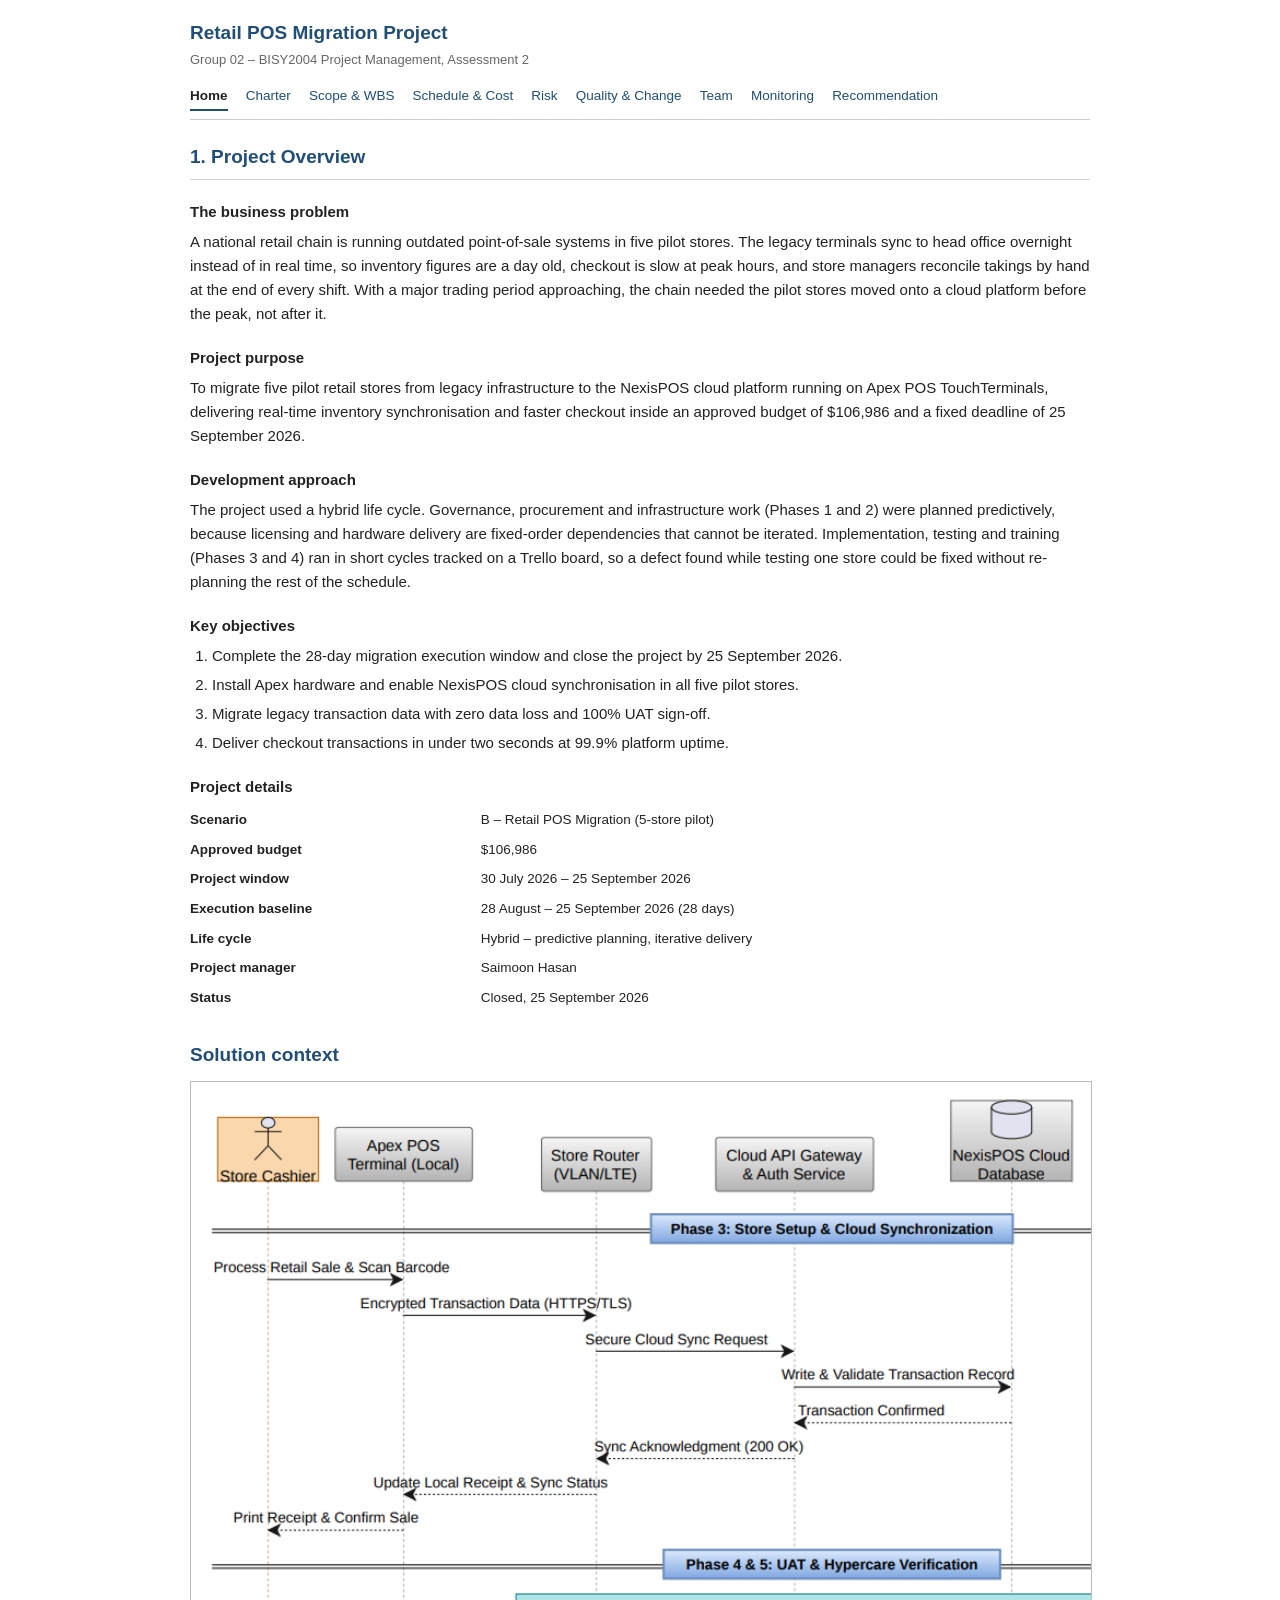
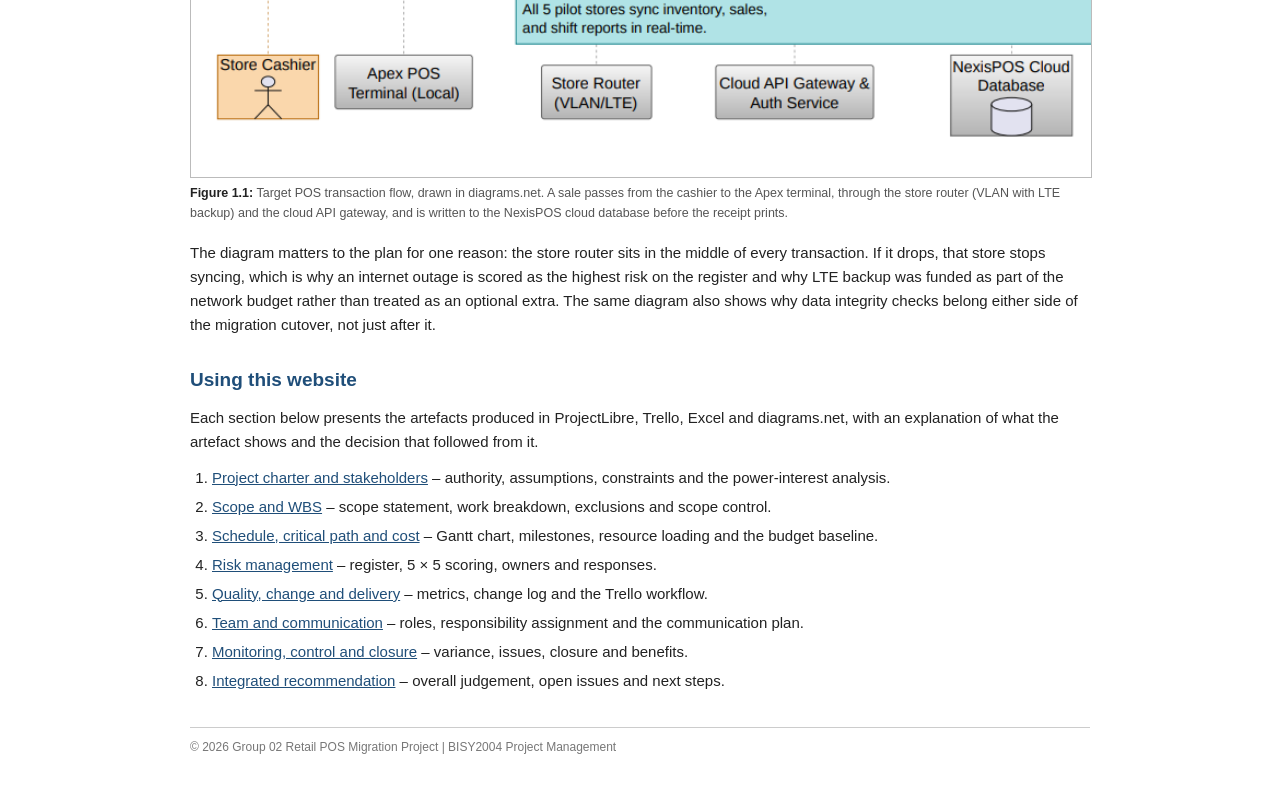
<file: index.html>
<!DOCTYPE html>
<html lang="en">
<head>
<meta charset="UTF-8">
<meta name="viewport" content="width=device-width, initial-scale=1">
<title>Home - Retail POS Migration Project (Group 02)</title>
<link rel="stylesheet" href="css/style.css">
</head>
<body>
<div id="container">

<div id="header">
	<h1>Retail POS Migration Project</h1>
	<p>Group 02 &ndash; BISY2004 Project Management, Assessment 2</p>
	<div id="nav">
		<a class="current" href="index.html">Home</a>
		<a href="charter.html">Charter</a>
		<a href="scope.html">Scope &amp; WBS</a>
		<a href="schedule.html">Schedule &amp; Cost</a>
		<a href="risk.html">Risk</a>
		<a href="quality.html">Quality &amp; Change</a>
		<a href="team.html">Team</a>
		<a href="monitoring.html">Monitoring</a>
		<a href="recommendation.html">Recommendation</a>
	</div>
</div>

<h2 class="pagetitle">1. Project Overview</h2>

<h3>The business problem</h3>
<p>A national retail chain is running outdated point-of-sale systems in five pilot stores. The legacy
terminals sync to head office overnight instead of in real time, so inventory figures are a day old,
checkout is slow at peak hours, and store managers reconcile takings by hand at the end of every shift.
With a major trading period approaching, the chain needed the pilot stores moved onto a cloud platform
before the peak, not after it.</p>

<h3>Project purpose</h3>
<p>To migrate five pilot retail stores from legacy infrastructure to the NexisPOS cloud platform running
on Apex POS TouchTerminals, delivering real-time inventory synchronisation and faster checkout inside an
approved budget of $106,986 and a fixed deadline of 25 September 2026.</p>

<h3>Development approach</h3>
<p>The project used a hybrid life cycle. Governance, procurement and infrastructure work (Phases 1 and 2)
were planned predictively, because licensing and hardware delivery are fixed-order dependencies that
cannot be iterated. Implementation, testing and training (Phases 3 and 4) ran in short cycles tracked on
a Trello board, so a defect found while testing one store could be fixed without re-planning the rest of
the schedule.</p>

<h3>Key objectives</h3>
<ol>
	<li>Complete the 28-day migration execution window and close the project by 25 September 2026.</li>
	<li>Install Apex hardware and enable NexisPOS cloud synchronisation in all five pilot stores.</li>
	<li>Migrate legacy transaction data with zero data loss and 100% UAT sign-off.</li>
	<li>Deliver checkout transactions in under two seconds at 99.9% platform uptime.</li>
</ol>

<h3>Project details</h3>
<table class="plain">
	<tr><td class="label">Scenario</td><td>B &ndash; Retail POS Migration (5-store pilot)</td></tr>
	<tr><td class="label">Approved budget</td><td>$106,986</td></tr>
	<tr><td class="label">Project window</td><td>30 July 2026 &ndash; 25 September 2026</td></tr>
	<tr><td class="label">Execution baseline</td><td>28 August &ndash; 25 September 2026 (28 days)</td></tr>
	<tr><td class="label">Life cycle</td><td>Hybrid &ndash; predictive planning, iterative delivery</td></tr>
	<tr><td class="label">Project manager</td><td>Saimoon Hasan</td></tr>
	<tr><td class="label">Status</td><td>Closed, 25 September 2026</td></tr>
</table>

<h2>Solution context</h2>

<figure>
	<a href="assets/diagrams/A2_Group02_POS_Architecture_Diagram.png">
		<img src="assets/diagrams/A2_Group02_POS_Architecture_Diagram.png"
			alt="Sequence diagram of a sale passing from the Apex terminal through the store router to the NexisPOS cloud database">
	</a>
	<figcaption><b>Figure 1.1:</b> Target POS transaction flow, drawn in diagrams.net. A sale passes from the
	cashier to the Apex terminal, through the store router (VLAN with LTE backup) and the cloud API gateway,
	and is written to the NexisPOS cloud database before the receipt prints.</figcaption>
</figure>

<p>The diagram matters to the plan for one reason: the store router sits in the middle of every
transaction. If it drops, that store stops syncing, which is why an internet outage is scored as the
highest risk on the register and why LTE backup was funded as part of the network budget rather than
treated as an optional extra. The same diagram also shows why data integrity checks belong either side
of the migration cutover, not just after it.</p>

<h2>Using this website</h2>
<p>Each section below presents the artefacts produced in ProjectLibre, Trello, Excel and diagrams.net,
with an explanation of what the artefact shows and the decision that followed from it.</p>

<ol>
	<li><a href="charter.html">Project charter and stakeholders</a> &ndash; authority, assumptions,
		constraints and the power-interest analysis.</li>
	<li><a href="scope.html">Scope and WBS</a> &ndash; scope statement, work breakdown, exclusions and
		scope control.</li>
	<li><a href="schedule.html">Schedule, critical path and cost</a> &ndash; Gantt chart, milestones,
		resource loading and the budget baseline.</li>
	<li><a href="risk.html">Risk management</a> &ndash; register, 5 &times; 5 scoring, owners and
		responses.</li>
	<li><a href="quality.html">Quality, change and delivery</a> &ndash; metrics, change log and the Trello
		workflow.</li>
	<li><a href="team.html">Team and communication</a> &ndash; roles, responsibility assignment and the
		communication plan.</li>
	<li><a href="monitoring.html">Monitoring, control and closure</a> &ndash; variance, issues, closure and
		benefits.</li>
	<li><a href="recommendation.html">Integrated recommendation</a> &ndash; overall judgement, open issues
		and next steps.</li>
</ol>

<div id="footer">
	&copy; 2026 Group 02 Retail POS Migration Project | BISY2004 Project Management
</div>

</div>
</body>
</html>
</file>
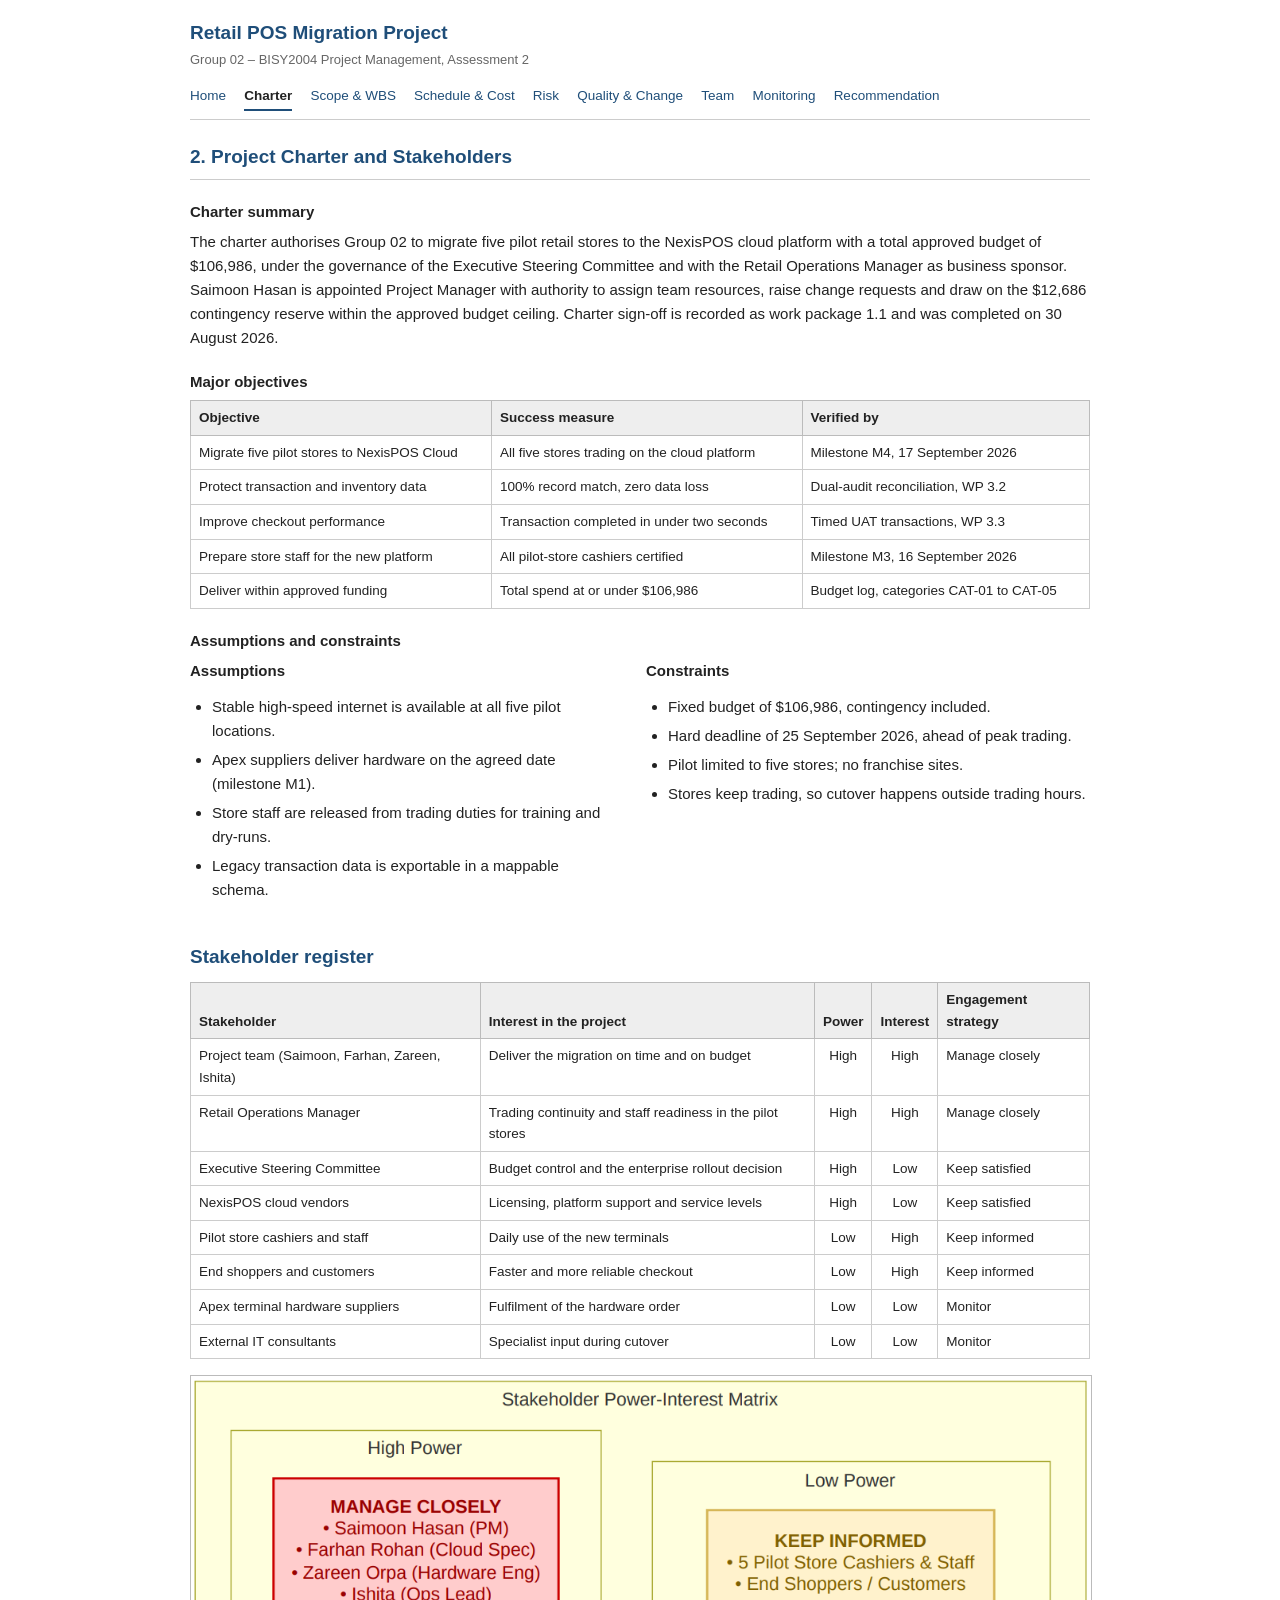
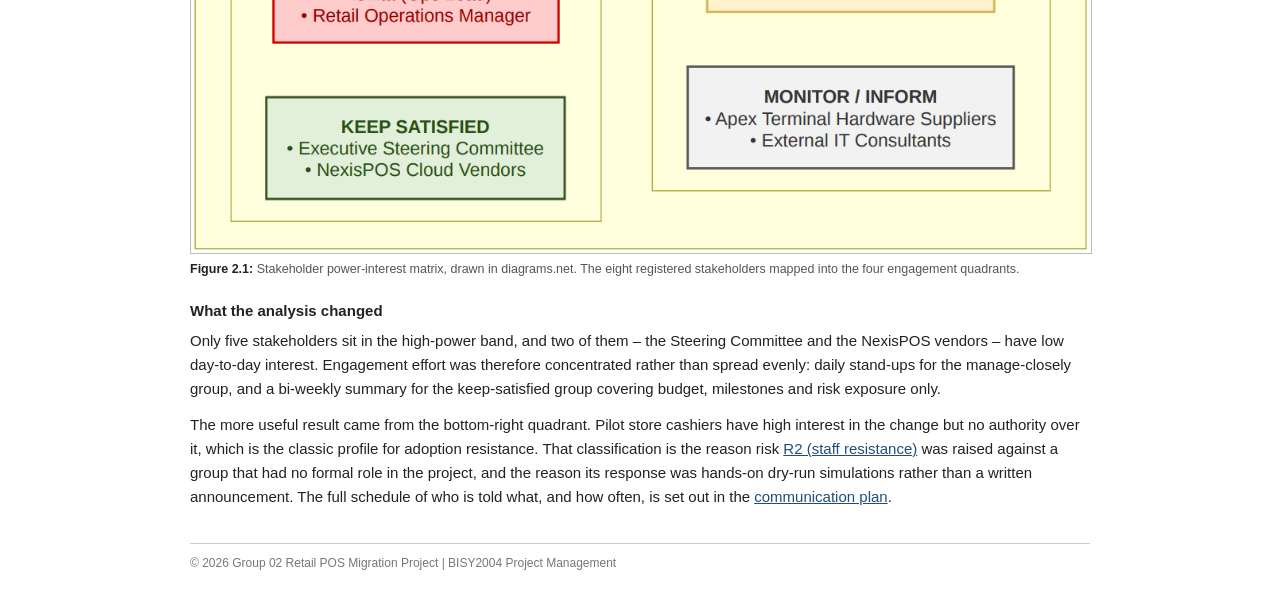
<file: charter.html>
<!DOCTYPE html>
<html lang="en">
<head>
<meta charset="UTF-8">
<meta name="viewport" content="width=device-width, initial-scale=1">
<title>Charter and Stakeholders - Retail POS Migration Project (Group 02)</title>
<link rel="stylesheet" href="css/style.css">
</head>
<body>
<div id="container">

<div id="header">
	<h1>Retail POS Migration Project</h1>
	<p>Group 02 &ndash; BISY2004 Project Management, Assessment 2</p>
	<div id="nav">
		<a href="index.html">Home</a>
		<a class="current" href="charter.html">Charter</a>
		<a href="scope.html">Scope &amp; WBS</a>
		<a href="schedule.html">Schedule &amp; Cost</a>
		<a href="risk.html">Risk</a>
		<a href="quality.html">Quality &amp; Change</a>
		<a href="team.html">Team</a>
		<a href="monitoring.html">Monitoring</a>
		<a href="recommendation.html">Recommendation</a>
	</div>
</div>

<h2 class="pagetitle">2. Project Charter and Stakeholders</h2>

<h3>Charter summary</h3>
<p>The charter authorises Group 02 to migrate five pilot retail stores to the NexisPOS cloud platform with
a total approved budget of $106,986, under the governance of the Executive Steering Committee and with the
Retail Operations Manager as business sponsor. Saimoon Hasan is appointed Project Manager with authority
to assign team resources, raise change requests and draw on the $12,686 contingency reserve within the
approved budget ceiling. Charter sign-off is recorded as work package 1.1 and was completed on
30 August 2026.</p>

<h3>Major objectives</h3>
<div class="tablewrap">
<table>
	<tr>
		<th>Objective</th>
		<th>Success measure</th>
		<th>Verified by</th>
	</tr>
	<tr>
		<td>Migrate five pilot stores to NexisPOS Cloud</td>
		<td>All five stores trading on the cloud platform</td>
		<td>Milestone M4, 17 September 2026</td>
	</tr>
	<tr>
		<td>Protect transaction and inventory data</td>
		<td>100% record match, zero data loss</td>
		<td>Dual-audit reconciliation, WP 3.2</td>
	</tr>
	<tr>
		<td>Improve checkout performance</td>
		<td>Transaction completed in under two seconds</td>
		<td>Timed UAT transactions, WP 3.3</td>
	</tr>
	<tr>
		<td>Prepare store staff for the new platform</td>
		<td>All pilot-store cashiers certified</td>
		<td>Milestone M3, 16 September 2026</td>
	</tr>
	<tr>
		<td>Deliver within approved funding</td>
		<td>Total spend at or under $106,986</td>
		<td>Budget log, categories CAT-01 to CAT-05</td>
	</tr>
</table>
</div>

<h3>Assumptions and constraints</h3>

<div class="twocol">
	<div class="col">
		<p><b>Assumptions</b></p>
		<ul>
			<li>Stable high-speed internet is available at all five pilot locations.</li>
			<li>Apex suppliers deliver hardware on the agreed date (milestone M1).</li>
			<li>Store staff are released from trading duties for training and dry-runs.</li>
			<li>Legacy transaction data is exportable in a mappable schema.</li>
		</ul>
	</div>
	<div class="col last">
		<p><b>Constraints</b></p>
		<ul>
			<li>Fixed budget of $106,986, contingency included.</li>
			<li>Hard deadline of 25 September 2026, ahead of peak trading.</li>
			<li>Pilot limited to five stores; no franchise sites.</li>
			<li>Stores keep trading, so cutover happens outside trading hours.</li>
		</ul>
	</div>
</div>

<h2>Stakeholder register</h2>

<div class="tablewrap">
<table>
	<tr>
		<th>Stakeholder</th>
		<th>Interest in the project</th>
		<th>Power</th>
		<th>Interest</th>
		<th>Engagement strategy</th>
	</tr>
	<tr>
		<td>Project team (Saimoon, Farhan, Zareen, Ishita)</td>
		<td>Deliver the migration on time and on budget</td>
		<td class="c">High</td><td class="c">High</td>
		<td>Manage closely</td>
	</tr>
	<tr>
		<td>Retail Operations Manager</td>
		<td>Trading continuity and staff readiness in the pilot stores</td>
		<td class="c">High</td><td class="c">High</td>
		<td>Manage closely</td>
	</tr>
	<tr>
		<td>Executive Steering Committee</td>
		<td>Budget control and the enterprise rollout decision</td>
		<td class="c">High</td><td class="c">Low</td>
		<td>Keep satisfied</td>
	</tr>
	<tr>
		<td>NexisPOS cloud vendors</td>
		<td>Licensing, platform support and service levels</td>
		<td class="c">High</td><td class="c">Low</td>
		<td>Keep satisfied</td>
	</tr>
	<tr>
		<td>Pilot store cashiers and staff</td>
		<td>Daily use of the new terminals</td>
		<td class="c">Low</td><td class="c">High</td>
		<td>Keep informed</td>
	</tr>
	<tr>
		<td>End shoppers and customers</td>
		<td>Faster and more reliable checkout</td>
		<td class="c">Low</td><td class="c">High</td>
		<td>Keep informed</td>
	</tr>
	<tr>
		<td>Apex terminal hardware suppliers</td>
		<td>Fulfilment of the hardware order</td>
		<td class="c">Low</td><td class="c">Low</td>
		<td>Monitor</td>
	</tr>
	<tr>
		<td>External IT consultants</td>
		<td>Specialist input during cutover</td>
		<td class="c">Low</td><td class="c">Low</td>
		<td>Monitor</td>
	</tr>
</table>
</div>

<figure>
	<a href="assets/diagrams/A2_Group02_Stakeholder_Matrix.png">
		<img src="assets/diagrams/A2_Group02_Stakeholder_Matrix.png"
			alt="Power-interest matrix with manage closely, keep satisfied, keep informed and monitor quadrants">
	</a>
	<figcaption><b>Figure 2.1:</b> Stakeholder power-interest matrix, drawn in diagrams.net. The eight
	registered stakeholders mapped into the four engagement quadrants.</figcaption>
</figure>

<h3>What the analysis changed</h3>
<p>Only five stakeholders sit in the high-power band, and two of them &ndash; the Steering Committee and
the NexisPOS vendors &ndash; have low day-to-day interest. Engagement effort was therefore concentrated
rather than spread evenly: daily stand-ups for the manage-closely group, and a bi-weekly summary for the
keep-satisfied group covering budget, milestones and risk exposure only.</p>

<p>The more useful result came from the bottom-right quadrant. Pilot store cashiers have high interest in
the change but no authority over it, which is the classic profile for adoption resistance. That
classification is the reason risk <a href="risk.html">R2 (staff resistance)</a> was raised against a group
that had no formal role in the project, and the reason its response was hands-on dry-run simulations
rather than a written announcement. The full schedule of who is told what, and how often, is set out in
the <a href="team.html">communication plan</a>.</p>

<div id="footer">
	&copy; 2026 Group 02 Retail POS Migration Project | BISY2004 Project Management
</div>

</div>
</body>
</html>
</file>
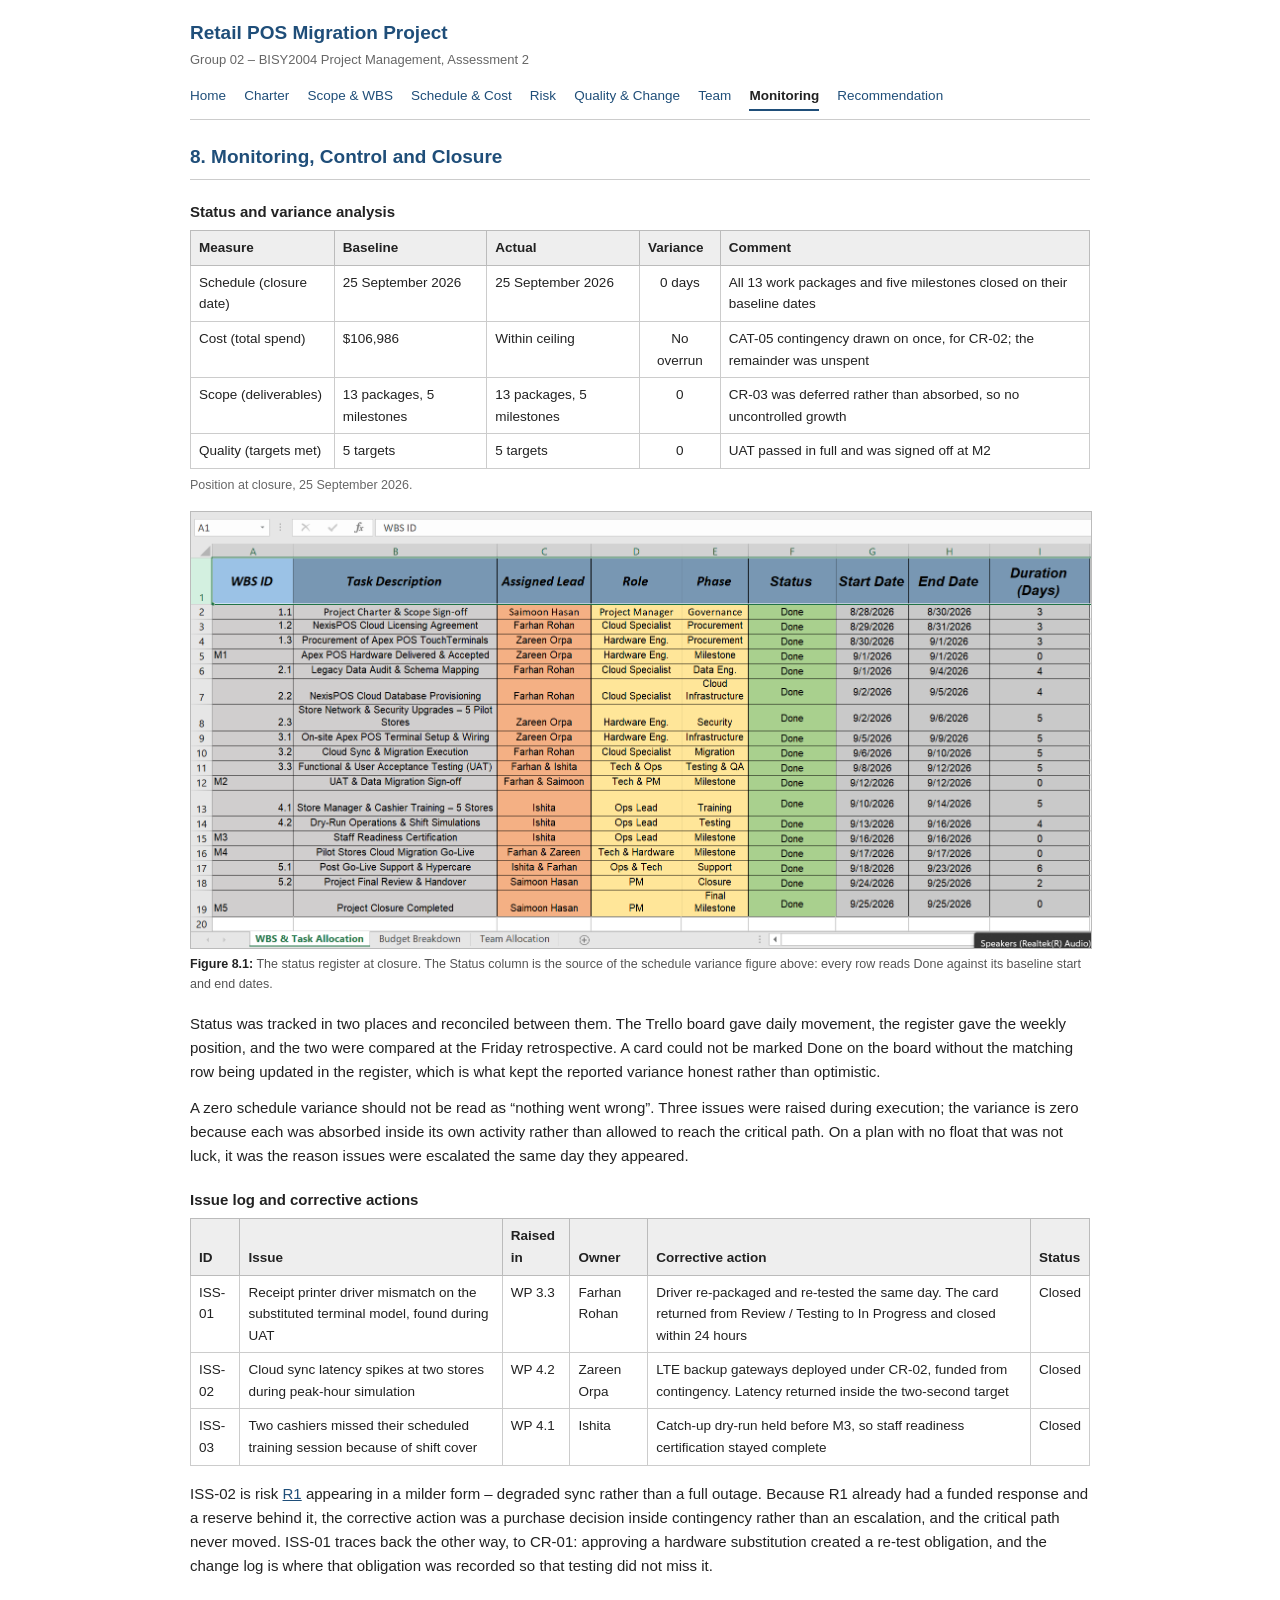
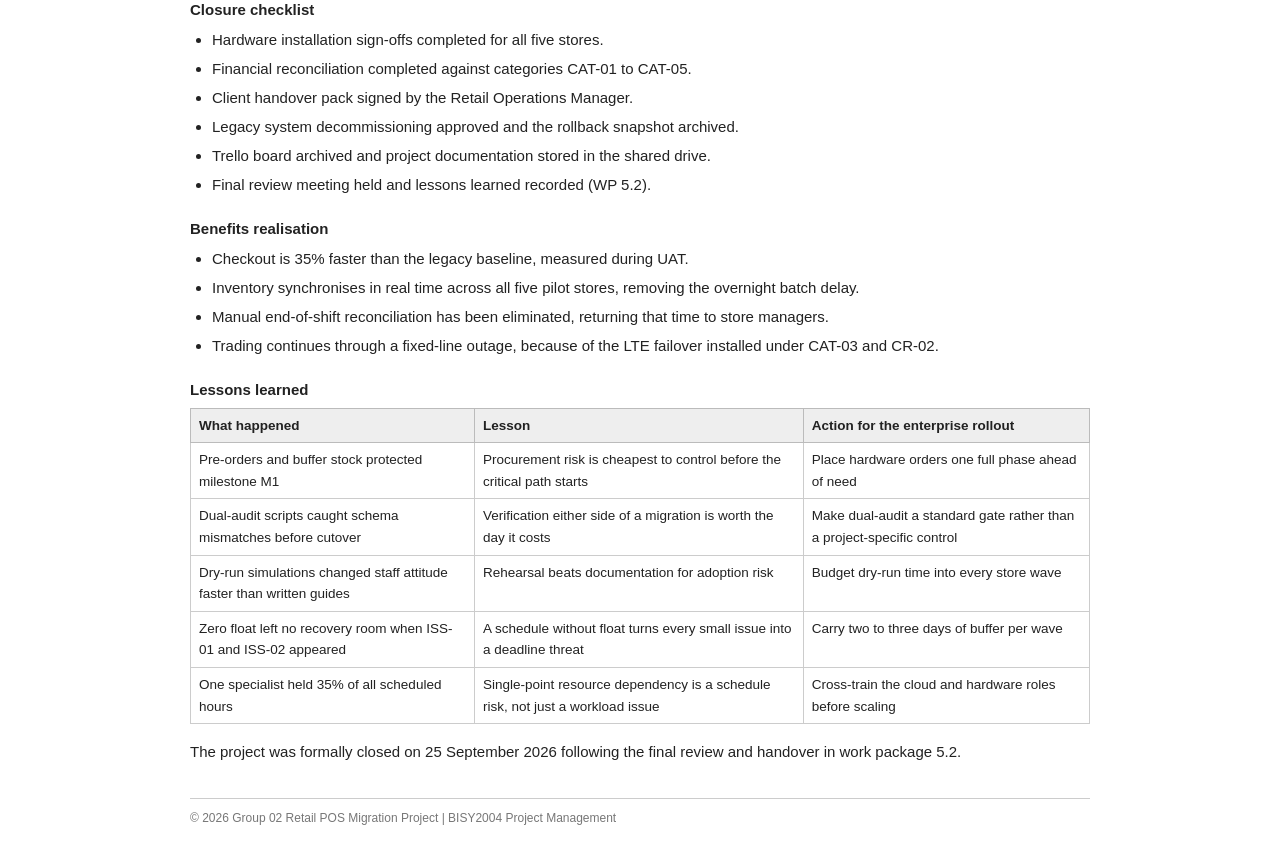
<file: monitoring.html>
<!DOCTYPE html>
<html lang="en">
<head>
<meta charset="UTF-8">
<meta name="viewport" content="width=device-width, initial-scale=1">
<title>Monitoring, Control and Closure - Retail POS Migration Project (Group 02)</title>
<link rel="stylesheet" href="css/style.css">
</head>
<body>
<div id="container">

<div id="header">
	<h1>Retail POS Migration Project</h1>
	<p>Group 02 &ndash; BISY2004 Project Management, Assessment 2</p>
	<div id="nav">
		<a href="index.html">Home</a>
		<a href="charter.html">Charter</a>
		<a href="scope.html">Scope &amp; WBS</a>
		<a href="schedule.html">Schedule &amp; Cost</a>
		<a href="risk.html">Risk</a>
		<a href="quality.html">Quality &amp; Change</a>
		<a href="team.html">Team</a>
		<a class="current" href="monitoring.html">Monitoring</a>
		<a href="recommendation.html">Recommendation</a>
	</div>
</div>

<h2 class="pagetitle">8. Monitoring, Control and Closure</h2>

<h3>Status and variance analysis</h3>

<div class="tablewrap">
<table>
	<tr><th>Measure</th><th>Baseline</th><th>Actual</th><th>Variance</th><th>Comment</th></tr>
	<tr>
		<td>Schedule (closure date)</td><td>25 September 2026</td><td>25 September 2026</td>
		<td class="c">0 days</td>
		<td>All 13 work packages and five milestones closed on their baseline dates</td>
	</tr>
	<tr>
		<td>Cost (total spend)</td><td>$106,986</td><td>Within ceiling</td><td class="c">No overrun</td>
		<td>CAT-05 contingency drawn on once, for CR-02; the remainder was unspent</td>
	</tr>
	<tr>
		<td>Scope (deliverables)</td><td>13 packages, 5 milestones</td><td>13 packages, 5 milestones</td>
		<td class="c">0</td>
		<td>CR-03 was deferred rather than absorbed, so no uncontrolled growth</td>
	</tr>
	<tr>
		<td>Quality (targets met)</td><td>5 targets</td><td>5 targets</td><td class="c">0</td>
		<td>UAT passed in full and was signed off at M2</td>
	</tr>
	<caption>Position at closure, 25 September 2026.</caption>
</table>
</div>

<figure>
	<a href="assets/excel/01_Excel_Schedule_WBS.png">
		<img src="assets/excel/01_Excel_Schedule_WBS.png"
			alt="Excel status register showing every work package and milestone marked Done">
	</a>
	<figcaption><b>Figure 8.1:</b> The status register at closure. The Status column is the source of the
	schedule variance figure above: every row reads Done against its baseline start and end
	dates.</figcaption>
</figure>

<p>Status was tracked in two places and reconciled between them. The Trello board gave daily movement, the
register gave the weekly position, and the two were compared at the Friday retrospective. A card could not
be marked Done on the board without the matching row being updated in the register, which is what kept the
reported variance honest rather than optimistic.</p>

<p>A zero schedule variance should not be read as &ldquo;nothing went wrong&rdquo;. Three issues were
raised during execution; the variance is zero because each was absorbed inside its own activity rather
than allowed to reach the critical path. On a plan with no float that was not luck, it was the reason
issues were escalated the same day they appeared.</p>

<h3>Issue log and corrective actions</h3>

<div class="tablewrap">
<table>
	<tr><th>ID</th><th>Issue</th><th>Raised in</th><th>Owner</th><th>Corrective action</th><th>Status</th></tr>
	<tr>
		<td>ISS-01</td>
		<td>Receipt printer driver mismatch on the substituted terminal model, found during UAT</td>
		<td>WP 3.3</td><td>Farhan Rohan</td>
		<td>Driver re-packaged and re-tested the same day. The card returned from Review / Testing to
			In Progress and closed within 24 hours</td>
		<td>Closed</td>
	</tr>
	<tr>
		<td>ISS-02</td>
		<td>Cloud sync latency spikes at two stores during peak-hour simulation</td>
		<td>WP 4.2</td><td>Zareen Orpa</td>
		<td>LTE backup gateways deployed under CR-02, funded from contingency. Latency returned inside the
			two-second target</td>
		<td>Closed</td>
	</tr>
	<tr>
		<td>ISS-03</td>
		<td>Two cashiers missed their scheduled training session because of shift cover</td>
		<td>WP 4.1</td><td>Ishita</td>
		<td>Catch-up dry-run held before M3, so staff readiness certification stayed complete</td>
		<td>Closed</td>
	</tr>
</table>
</div>

<p>ISS-02 is risk <a href="risk.html">R1</a> appearing in a milder form &ndash; degraded sync rather than a
full outage. Because R1 already had a funded response and a reserve behind it, the corrective action was a
purchase decision inside contingency rather than an escalation, and the critical path never moved.
ISS-01 traces back the other way, to CR-01: approving a hardware substitution created a re-test obligation,
and the change log is where that obligation was recorded so that testing did not miss it.</p>

<h3>Closure checklist</h3>
<ul>
	<li>Hardware installation sign-offs completed for all five stores.</li>
	<li>Financial reconciliation completed against categories CAT-01 to CAT-05.</li>
	<li>Client handover pack signed by the Retail Operations Manager.</li>
	<li>Legacy system decommissioning approved and the rollback snapshot archived.</li>
	<li>Trello board archived and project documentation stored in the shared drive.</li>
	<li>Final review meeting held and lessons learned recorded (WP 5.2).</li>
</ul>

<h3>Benefits realisation</h3>
<ul>
	<li>Checkout is 35% faster than the legacy baseline, measured during UAT.</li>
	<li>Inventory synchronises in real time across all five pilot stores, removing the overnight batch
		delay.</li>
	<li>Manual end-of-shift reconciliation has been eliminated, returning that time to store managers.</li>
	<li>Trading continues through a fixed-line outage, because of the LTE failover installed under
		CAT-03 and CR-02.</li>
</ul>

<h3>Lessons learned</h3>

<div class="tablewrap">
<table>
	<tr><th>What happened</th><th>Lesson</th><th>Action for the enterprise rollout</th></tr>
	<tr>
		<td>Pre-orders and buffer stock protected milestone M1</td>
		<td>Procurement risk is cheapest to control before the critical path starts</td>
		<td>Place hardware orders one full phase ahead of need</td>
	</tr>
	<tr>
		<td>Dual-audit scripts caught schema mismatches before cutover</td>
		<td>Verification either side of a migration is worth the day it costs</td>
		<td>Make dual-audit a standard gate rather than a project-specific control</td>
	</tr>
	<tr>
		<td>Dry-run simulations changed staff attitude faster than written guides</td>
		<td>Rehearsal beats documentation for adoption risk</td>
		<td>Budget dry-run time into every store wave</td>
	</tr>
	<tr>
		<td>Zero float left no recovery room when ISS-01 and ISS-02 appeared</td>
		<td>A schedule without float turns every small issue into a deadline threat</td>
		<td>Carry two to three days of buffer per wave</td>
	</tr>
	<tr>
		<td>One specialist held 35% of all scheduled hours</td>
		<td>Single-point resource dependency is a schedule risk, not just a workload issue</td>
		<td>Cross-train the cloud and hardware roles before scaling</td>
	</tr>
</table>
</div>

<p>The project was formally closed on 25 September 2026 following the final review and handover in
work package 5.2.</p>

<div id="footer">
	&copy; 2026 Group 02 Retail POS Migration Project | BISY2004 Project Management
</div>

</div>
</body>
</html>
</file>
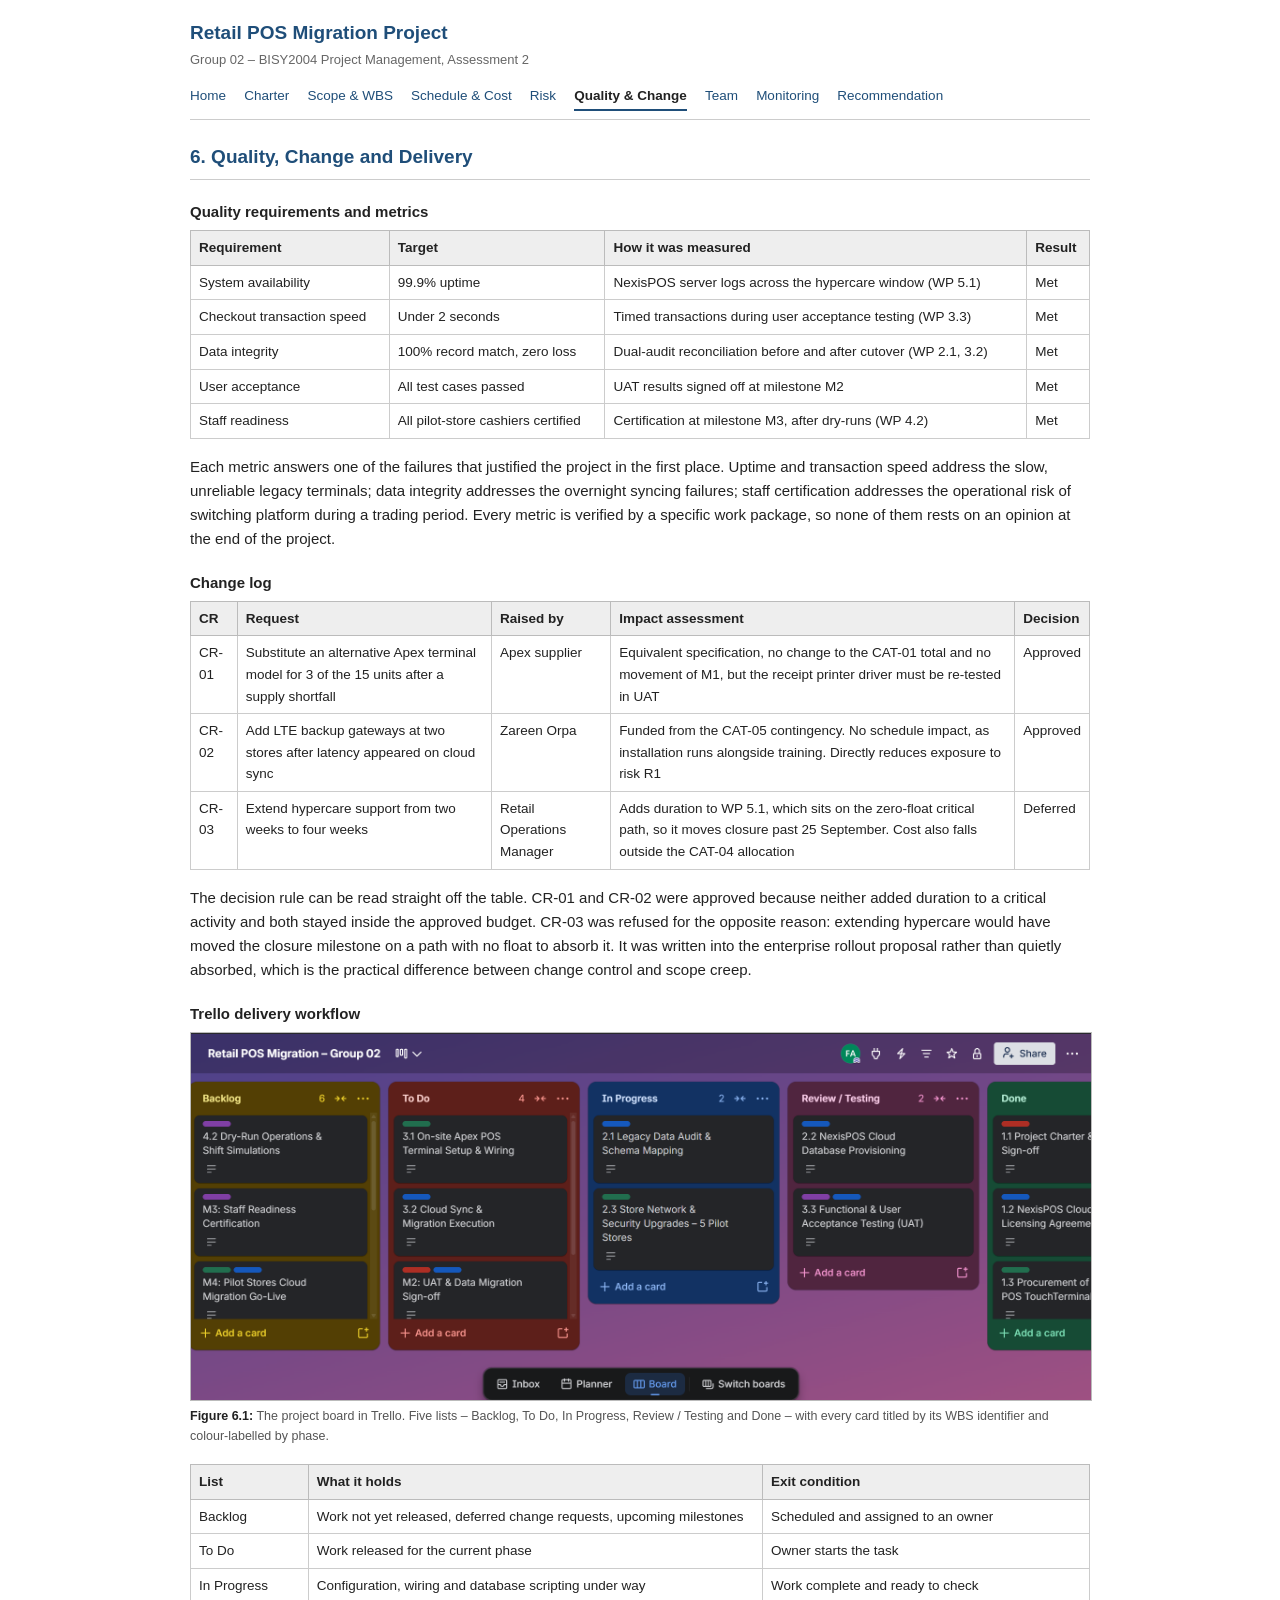
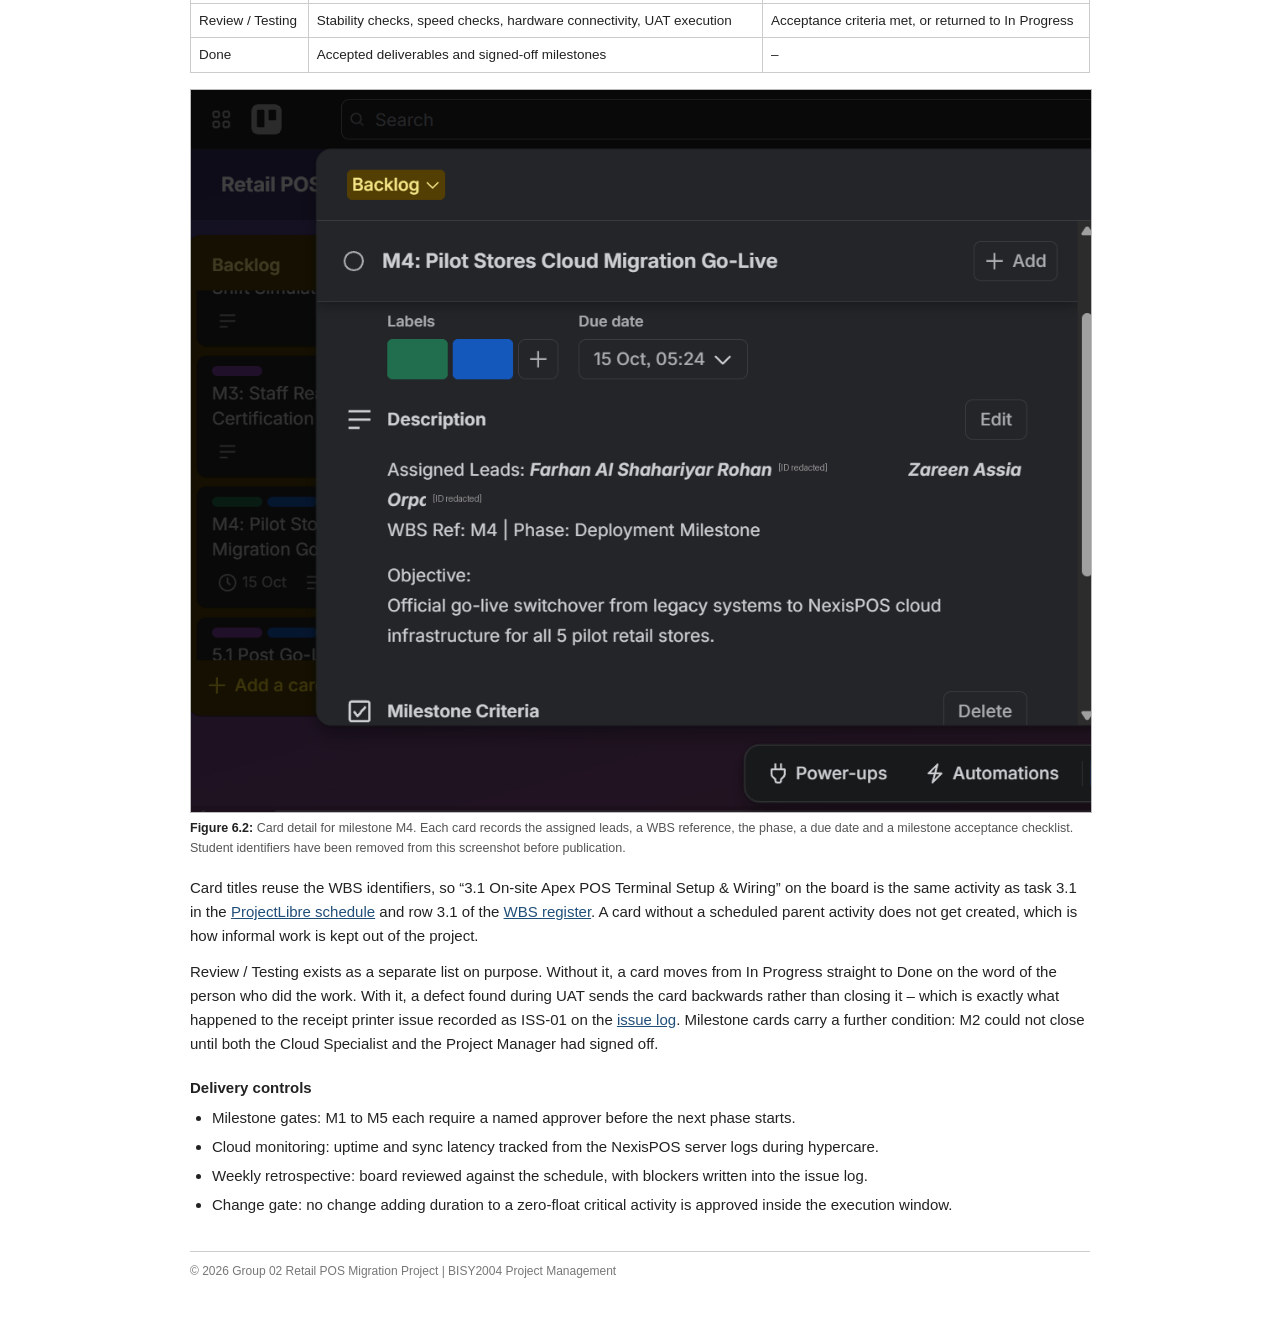
<file: quality.html>
<!DOCTYPE html>
<html lang="en">
<head>
<meta charset="UTF-8">
<meta name="viewport" content="width=device-width, initial-scale=1">
<title>Quality, Change and Delivery - Retail POS Migration Project (Group 02)</title>
<link rel="stylesheet" href="css/style.css">
</head>
<body>
<div id="container">

<div id="header">
	<h1>Retail POS Migration Project</h1>
	<p>Group 02 &ndash; BISY2004 Project Management, Assessment 2</p>
	<div id="nav">
		<a href="index.html">Home</a>
		<a href="charter.html">Charter</a>
		<a href="scope.html">Scope &amp; WBS</a>
		<a href="schedule.html">Schedule &amp; Cost</a>
		<a href="risk.html">Risk</a>
		<a class="current" href="quality.html">Quality &amp; Change</a>
		<a href="team.html">Team</a>
		<a href="monitoring.html">Monitoring</a>
		<a href="recommendation.html">Recommendation</a>
	</div>
</div>

<h2 class="pagetitle">6. Quality, Change and Delivery</h2>

<h3>Quality requirements and metrics</h3>

<div class="tablewrap">
<table>
	<tr><th>Requirement</th><th>Target</th><th>How it was measured</th><th>Result</th></tr>
	<tr>
		<td>System availability</td><td>99.9% uptime</td>
		<td>NexisPOS server logs across the hypercare window (WP 5.1)</td><td>Met</td>
	</tr>
	<tr>
		<td>Checkout transaction speed</td><td>Under 2 seconds</td>
		<td>Timed transactions during user acceptance testing (WP 3.3)</td><td>Met</td>
	</tr>
	<tr>
		<td>Data integrity</td><td>100% record match, zero loss</td>
		<td>Dual-audit reconciliation before and after cutover (WP 2.1, 3.2)</td><td>Met</td>
	</tr>
	<tr>
		<td>User acceptance</td><td>All test cases passed</td>
		<td>UAT results signed off at milestone M2</td><td>Met</td>
	</tr>
	<tr>
		<td>Staff readiness</td><td>All pilot-store cashiers certified</td>
		<td>Certification at milestone M3, after dry-runs (WP 4.2)</td><td>Met</td>
	</tr>
</table>
</div>

<p>Each metric answers one of the failures that justified the project in the first place. Uptime and
transaction speed address the slow, unreliable legacy terminals; data integrity addresses the overnight
syncing failures; staff certification addresses the operational risk of switching platform during a
trading period. Every metric is verified by a specific work package, so none of them rests on an
opinion at the end of the project.</p>

<h3>Change log</h3>

<div class="tablewrap">
<table>
	<tr><th>CR</th><th>Request</th><th>Raised by</th><th>Impact assessment</th><th>Decision</th></tr>
	<tr>
		<td>CR-01</td>
		<td>Substitute an alternative Apex terminal model for 3 of the 15 units after a supply shortfall</td>
		<td>Apex supplier</td>
		<td>Equivalent specification, no change to the CAT-01 total and no movement of M1, but the receipt
			printer driver must be re-tested in UAT</td>
		<td>Approved</td>
	</tr>
	<tr>
		<td>CR-02</td>
		<td>Add LTE backup gateways at two stores after latency appeared on cloud sync</td>
		<td>Zareen Orpa</td>
		<td>Funded from the CAT-05 contingency. No schedule impact, as installation runs alongside training.
			Directly reduces exposure to risk R1</td>
		<td>Approved</td>
	</tr>
	<tr>
		<td>CR-03</td>
		<td>Extend hypercare support from two weeks to four weeks</td>
		<td>Retail Operations Manager</td>
		<td>Adds duration to WP 5.1, which sits on the zero-float critical path, so it moves closure past
			25 September. Cost also falls outside the CAT-04 allocation</td>
		<td>Deferred</td>
	</tr>
</table>
</div>

<p>The decision rule can be read straight off the table. CR-01 and CR-02 were approved because neither
added duration to a critical activity and both stayed inside the approved budget. CR-03 was refused for
the opposite reason: extending hypercare would have moved the closure milestone on a path with no float
to absorb it. It was written into the enterprise rollout proposal rather than quietly absorbed, which is
the practical difference between change control and scope creep.</p>

<h3>Trello delivery workflow</h3>

<figure>
	<a href="assets/trello/01_Trello_Kanban_Board.png">
		<img src="assets/trello/01_Trello_Kanban_Board.png"
			alt="Trello board for Retail POS Migration Group 02 with Backlog, To Do, In Progress, Review/Testing and Done lists">
	</a>
	<figcaption><b>Figure 6.1:</b> The project board in Trello. Five lists &ndash; Backlog, To Do,
	In Progress, Review / Testing and Done &ndash; with every card titled by its WBS identifier and
	colour-labelled by phase.</figcaption>
</figure>

<div class="tablewrap">
<table>
	<tr><th>List</th><th>What it holds</th><th>Exit condition</th></tr>
	<tr><td>Backlog</td><td>Work not yet released, deferred change requests, upcoming milestones</td><td>Scheduled and assigned to an owner</td></tr>
	<tr><td>To Do</td><td>Work released for the current phase</td><td>Owner starts the task</td></tr>
	<tr><td>In Progress</td><td>Configuration, wiring and database scripting under way</td><td>Work complete and ready to check</td></tr>
	<tr><td>Review / Testing</td><td>Stability checks, speed checks, hardware connectivity, UAT execution</td><td>Acceptance criteria met, or returned to In Progress</td></tr>
	<tr><td>Done</td><td>Accepted deliverables and signed-off milestones</td><td>&ndash;</td></tr>
</table>
</div>

<figure>
	<a href="assets/trello/02_Trello_Card_Detail_redacted.png">
		<img src="assets/trello/02_Trello_Card_Detail_redacted.png"
			alt="Trello card detail for milestone M4 showing assigned leads, WBS reference, due date and objective">
	</a>
	<figcaption><b>Figure 6.2:</b> Card detail for milestone M4. Each card records the assigned leads, a WBS
	reference, the phase, a due date and a milestone acceptance checklist. Student identifiers have been
	removed from this screenshot before publication.</figcaption>
</figure>

<p>Card titles reuse the WBS identifiers, so &ldquo;3.1 On-site Apex POS Terminal Setup &amp; Wiring&rdquo;
on the board is the same activity as task 3.1 in the <a href="schedule.html">ProjectLibre schedule</a> and
row 3.1 of the <a href="scope.html">WBS register</a>. A card without a scheduled parent activity does not
get created, which is how informal work is kept out of the project.</p>

<p>Review / Testing exists as a separate list on purpose. Without it, a card moves from In Progress
straight to Done on the word of the person who did the work. With it, a defect found during UAT sends the
card backwards rather than closing it &ndash; which is exactly what happened to the receipt printer issue
recorded as ISS-01 on the <a href="monitoring.html">issue log</a>. Milestone cards carry a further
condition: M2 could not close until both the Cloud Specialist and the Project Manager had signed off.</p>

<h3>Delivery controls</h3>
<ul>
	<li>Milestone gates: M1 to M5 each require a named approver before the next phase starts.</li>
	<li>Cloud monitoring: uptime and sync latency tracked from the NexisPOS server logs during hypercare.</li>
	<li>Weekly retrospective: board reviewed against the schedule, with blockers written into the issue log.</li>
	<li>Change gate: no change adding duration to a zero-float critical activity is approved inside the
		execution window.</li>
</ul>

<div id="footer">
	&copy; 2026 Group 02 Retail POS Migration Project | BISY2004 Project Management
</div>

</div>
</body>
</html>
</file>
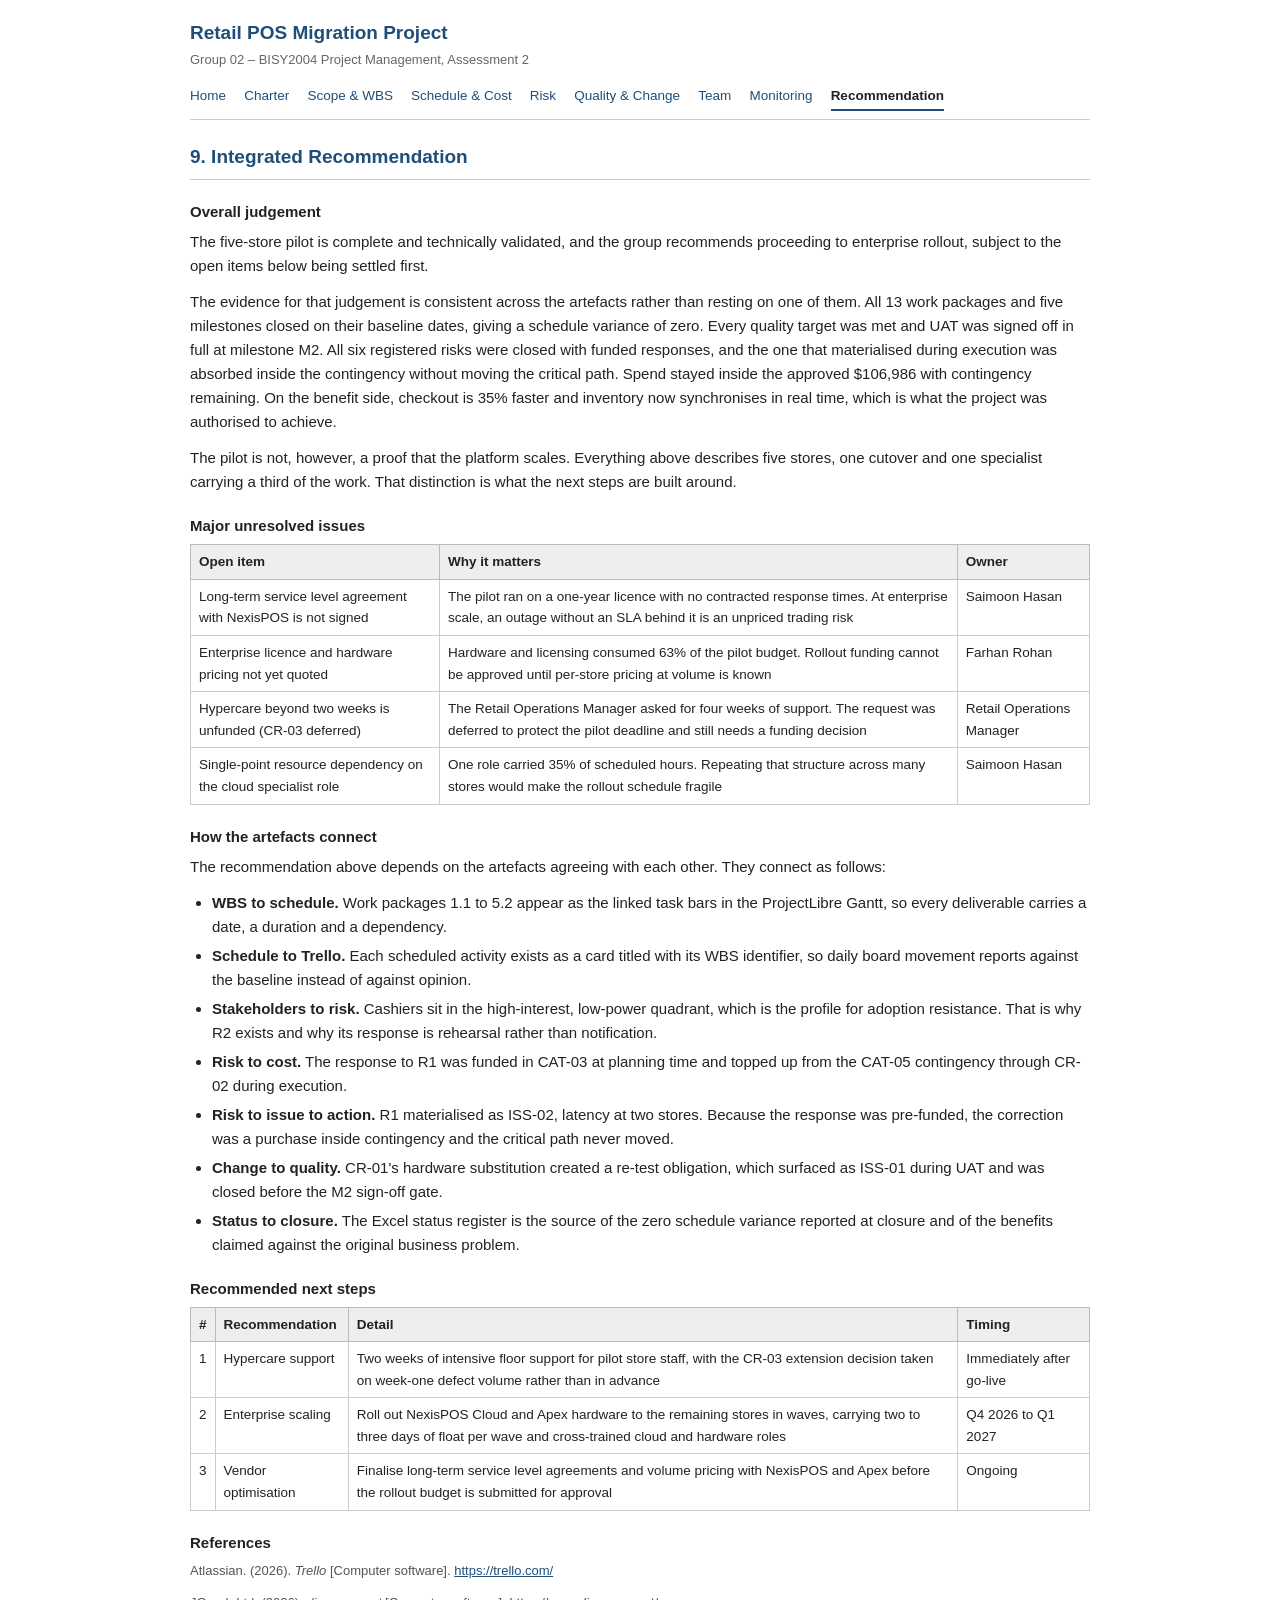
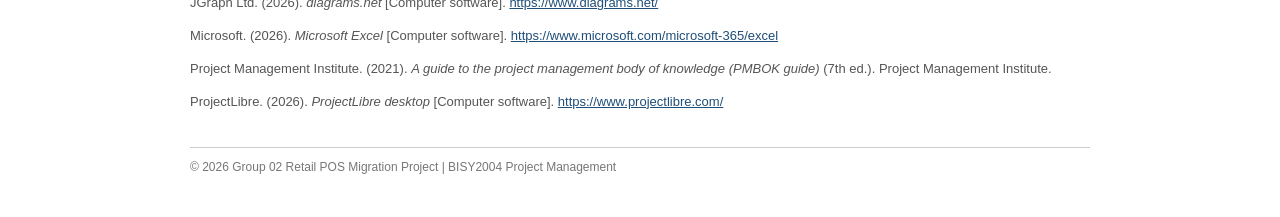
<file: recommendation.html>
<!DOCTYPE html>
<html lang="en">
<head>
<meta charset="UTF-8">
<meta name="viewport" content="width=device-width, initial-scale=1">
<title>Integrated Recommendation - Retail POS Migration Project (Group 02)</title>
<link rel="stylesheet" href="css/style.css">
</head>
<body>
<div id="container">

<div id="header">
	<h1>Retail POS Migration Project</h1>
	<p>Group 02 &ndash; BISY2004 Project Management, Assessment 2</p>
	<div id="nav">
		<a href="index.html">Home</a>
		<a href="charter.html">Charter</a>
		<a href="scope.html">Scope &amp; WBS</a>
		<a href="schedule.html">Schedule &amp; Cost</a>
		<a href="risk.html">Risk</a>
		<a href="quality.html">Quality &amp; Change</a>
		<a href="team.html">Team</a>
		<a href="monitoring.html">Monitoring</a>
		<a class="current" href="recommendation.html">Recommendation</a>
	</div>
</div>

<h2 class="pagetitle">9. Integrated Recommendation</h2>

<h3>Overall judgement</h3>
<p>The five-store pilot is complete and technically validated, and the group recommends proceeding to
enterprise rollout, subject to the open items below being settled first.</p>

<p>The evidence for that judgement is consistent across the artefacts rather than resting on one of them.
All 13 work packages and five milestones closed on their baseline dates, giving a schedule variance of
zero. Every quality target was met and UAT was signed off in full at milestone M2. All six registered
risks were closed with funded responses, and the one that materialised during execution was absorbed
inside the contingency without moving the critical path. Spend stayed inside the approved $106,986 with
contingency remaining. On the benefit side, checkout is 35% faster and inventory now synchronises in real
time, which is what the project was authorised to achieve.</p>

<p>The pilot is not, however, a proof that the platform scales. Everything above describes five stores,
one cutover and one specialist carrying a third of the work. That distinction is what the next steps are
built around.</p>

<h3>Major unresolved issues</h3>

<div class="tablewrap">
<table>
	<tr><th>Open item</th><th>Why it matters</th><th>Owner</th></tr>
	<tr>
		<td>Long-term service level agreement with NexisPOS is not signed</td>
		<td>The pilot ran on a one-year licence with no contracted response times. At enterprise scale, an
			outage without an SLA behind it is an unpriced trading risk</td>
		<td>Saimoon Hasan</td>
	</tr>
	<tr>
		<td>Enterprise licence and hardware pricing not yet quoted</td>
		<td>Hardware and licensing consumed 63% of the pilot budget. Rollout funding cannot be approved
			until per-store pricing at volume is known</td>
		<td>Farhan Rohan</td>
	</tr>
	<tr>
		<td>Hypercare beyond two weeks is unfunded (CR-03 deferred)</td>
		<td>The Retail Operations Manager asked for four weeks of support. The request was deferred to
			protect the pilot deadline and still needs a funding decision</td>
		<td>Retail Operations Manager</td>
	</tr>
	<tr>
		<td>Single-point resource dependency on the cloud specialist role</td>
		<td>One role carried 35% of scheduled hours. Repeating that structure across many stores would make
			the rollout schedule fragile</td>
		<td>Saimoon Hasan</td>
	</tr>
</table>
</div>

<h3>How the artefacts connect</h3>
<p>The recommendation above depends on the artefacts agreeing with each other. They connect as follows:</p>

<ul>
	<li><b>WBS to schedule.</b> Work packages 1.1 to 5.2 appear as the linked task bars in the ProjectLibre
		Gantt, so every deliverable carries a date, a duration and a dependency.</li>
	<li><b>Schedule to Trello.</b> Each scheduled activity exists as a card titled with its WBS identifier,
		so daily board movement reports against the baseline instead of against opinion.</li>
	<li><b>Stakeholders to risk.</b> Cashiers sit in the high-interest, low-power quadrant, which is the
		profile for adoption resistance. That is why R2 exists and why its response is rehearsal rather than
		notification.</li>
	<li><b>Risk to cost.</b> The response to R1 was funded in CAT-03 at planning time and topped up from the
		CAT-05 contingency through CR-02 during execution.</li>
	<li><b>Risk to issue to action.</b> R1 materialised as ISS-02, latency at two stores. Because the
		response was pre-funded, the correction was a purchase inside contingency and the critical path never
		moved.</li>
	<li><b>Change to quality.</b> CR-01's hardware substitution created a re-test obligation, which surfaced
		as ISS-01 during UAT and was closed before the M2 sign-off gate.</li>
	<li><b>Status to closure.</b> The Excel status register is the source of the zero schedule variance
		reported at closure and of the benefits claimed against the original business problem.</li>
</ul>

<h3>Recommended next steps</h3>

<div class="tablewrap">
<table>
	<tr><th>#</th><th>Recommendation</th><th>Detail</th><th>Timing</th></tr>
	<tr>
		<td class="c">1</td><td>Hypercare support</td>
		<td>Two weeks of intensive floor support for pilot store staff, with the CR-03 extension decision
			taken on week-one defect volume rather than in advance</td>
		<td>Immediately after go-live</td>
	</tr>
	<tr>
		<td class="c">2</td><td>Enterprise scaling</td>
		<td>Roll out NexisPOS Cloud and Apex hardware to the remaining stores in waves, carrying two to
			three days of float per wave and cross-trained cloud and hardware roles</td>
		<td>Q4 2026 to Q1 2027</td>
	</tr>
	<tr>
		<td class="c">3</td><td>Vendor optimisation</td>
		<td>Finalise long-term service level agreements and volume pricing with NexisPOS and Apex before the
			rollout budget is submitted for approval</td>
		<td>Ongoing</td>
	</tr>
</table>
</div>

<h3>References</h3>
<p class="small">Atlassian. (2026). <i>Trello</i> [Computer software].
<a href="https://trello.com/">https://trello.com/</a></p>

<p class="small">JGraph Ltd. (2026). <i>diagrams.net</i> [Computer software].
<a href="https://www.diagrams.net/">https://www.diagrams.net/</a></p>

<p class="small">Microsoft. (2026). <i>Microsoft Excel</i> [Computer software].
<a href="https://www.microsoft.com/microsoft-365/excel">https://www.microsoft.com/microsoft-365/excel</a></p>

<p class="small">Project Management Institute. (2021). <i>A guide to the project management body of
knowledge (PMBOK guide)</i> (7th ed.). Project Management Institute.</p>

<p class="small">ProjectLibre. (2026). <i>ProjectLibre desktop</i> [Computer software].
<a href="https://www.projectlibre.com/">https://www.projectlibre.com/</a></p>

<div id="footer">
	&copy; 2026 Group 02 Retail POS Migration Project | BISY2004 Project Management
</div>

</div>
</body>
</html>
</file>
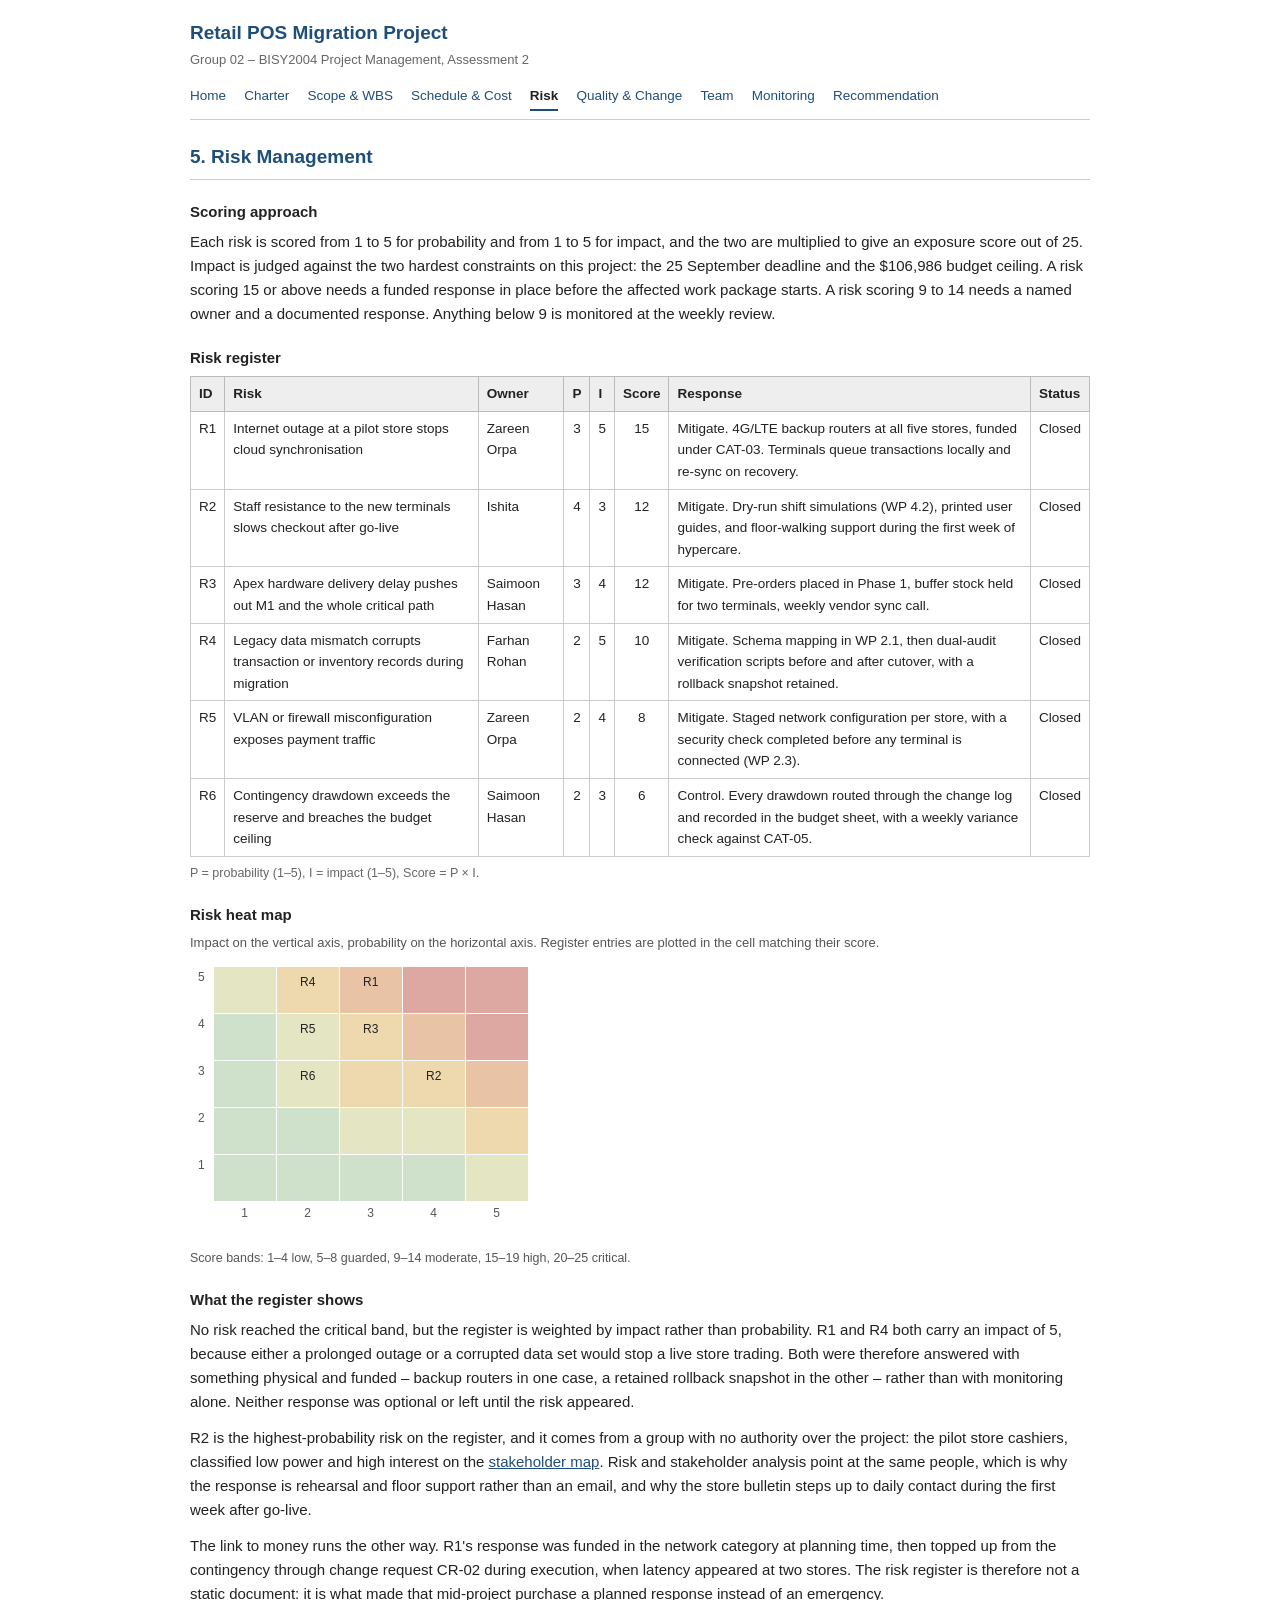
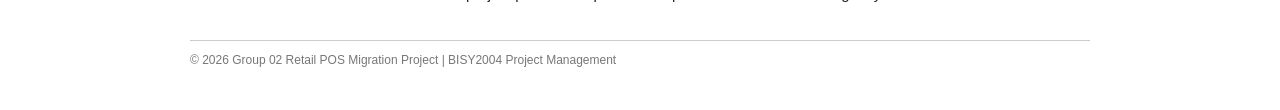
<file: risk.html>
<!DOCTYPE html>
<html lang="en">
<head>
<meta charset="UTF-8">
<meta name="viewport" content="width=device-width, initial-scale=1">
<title>Risk Management - Retail POS Migration Project (Group 02)</title>
<link rel="stylesheet" href="css/style.css">
</head>
<body>
<div id="container">

<div id="header">
	<h1>Retail POS Migration Project</h1>
	<p>Group 02 &ndash; BISY2004 Project Management, Assessment 2</p>
	<div id="nav">
		<a href="index.html">Home</a>
		<a href="charter.html">Charter</a>
		<a href="scope.html">Scope &amp; WBS</a>
		<a href="schedule.html">Schedule &amp; Cost</a>
		<a class="current" href="risk.html">Risk</a>
		<a href="quality.html">Quality &amp; Change</a>
		<a href="team.html">Team</a>
		<a href="monitoring.html">Monitoring</a>
		<a href="recommendation.html">Recommendation</a>
	</div>
</div>

<h2 class="pagetitle">5. Risk Management</h2>

<h3>Scoring approach</h3>
<p>Each risk is scored from 1 to 5 for probability and from 1 to 5 for impact, and the two are multiplied
to give an exposure score out of 25. Impact is judged against the two hardest constraints on this project:
the 25 September deadline and the $106,986 budget ceiling. A risk scoring 15 or above needs a funded
response in place before the affected work package starts. A risk scoring 9 to 14 needs a named owner and
a documented response. Anything below 9 is monitored at the weekly review.</p>

<h3>Risk register</h3>

<div class="tablewrap">
<table>
	<tr>
		<th>ID</th><th>Risk</th><th>Owner</th><th>P</th><th>I</th><th>Score</th>
		<th>Response</th><th>Status</th>
	</tr>
	<tr>
		<td>R1</td>
		<td>Internet outage at a pilot store stops cloud synchronisation</td>
		<td>Zareen Orpa</td><td class="c">3</td><td class="c">5</td><td class="c">15</td>
		<td>Mitigate. 4G/LTE backup routers at all five stores, funded under CAT-03. Terminals queue
			transactions locally and re-sync on recovery.</td>
		<td>Closed</td>
	</tr>
	<tr>
		<td>R2</td>
		<td>Staff resistance to the new terminals slows checkout after go-live</td>
		<td>Ishita</td><td class="c">4</td><td class="c">3</td><td class="c">12</td>
		<td>Mitigate. Dry-run shift simulations (WP 4.2), printed user guides, and floor-walking support
			during the first week of hypercare.</td>
		<td>Closed</td>
	</tr>
	<tr>
		<td>R3</td>
		<td>Apex hardware delivery delay pushes out M1 and the whole critical path</td>
		<td>Saimoon Hasan</td><td class="c">3</td><td class="c">4</td><td class="c">12</td>
		<td>Mitigate. Pre-orders placed in Phase 1, buffer stock held for two terminals, weekly vendor
			sync call.</td>
		<td>Closed</td>
	</tr>
	<tr>
		<td>R4</td>
		<td>Legacy data mismatch corrupts transaction or inventory records during migration</td>
		<td>Farhan Rohan</td><td class="c">2</td><td class="c">5</td><td class="c">10</td>
		<td>Mitigate. Schema mapping in WP 2.1, then dual-audit verification scripts before and after
			cutover, with a rollback snapshot retained.</td>
		<td>Closed</td>
	</tr>
	<tr>
		<td>R5</td>
		<td>VLAN or firewall misconfiguration exposes payment traffic</td>
		<td>Zareen Orpa</td><td class="c">2</td><td class="c">4</td><td class="c">8</td>
		<td>Mitigate. Staged network configuration per store, with a security check completed before any
			terminal is connected (WP 2.3).</td>
		<td>Closed</td>
	</tr>
	<tr>
		<td>R6</td>
		<td>Contingency drawdown exceeds the reserve and breaches the budget ceiling</td>
		<td>Saimoon Hasan</td><td class="c">2</td><td class="c">3</td><td class="c">6</td>
		<td>Control. Every drawdown routed through the change log and recorded in the budget sheet, with a
			weekly variance check against CAT-05.</td>
		<td>Closed</td>
	</tr>
	<caption>P = probability (1&ndash;5), I = impact (1&ndash;5), Score = P &times; I.</caption>
</table>
</div>

<h3>Risk heat map</h3>

<p class="small">Impact on the vertical axis, probability on the horizontal axis. Register entries are
plotted in the cell matching their score.</p>

<table class="heat">
	<tr>
		<td class="axis">5</td>
		<td class="s2"></td><td class="s3">R4</td><td class="s4">R1</td><td class="s5"></td><td class="s5"></td>
	</tr>
	<tr>
		<td class="axis">4</td>
		<td class="s1"></td><td class="s2">R5</td><td class="s3">R3</td><td class="s4"></td><td class="s5"></td>
	</tr>
	<tr>
		<td class="axis">3</td>
		<td class="s1"></td><td class="s2">R6</td><td class="s3"></td><td class="s3">R2</td><td class="s4"></td>
	</tr>
	<tr>
		<td class="axis">2</td>
		<td class="s1"></td><td class="s1"></td><td class="s2"></td><td class="s2"></td><td class="s3"></td>
	</tr>
	<tr>
		<td class="axis">1</td>
		<td class="s1"></td><td class="s1"></td><td class="s1"></td><td class="s1"></td><td class="s2"></td>
	</tr>
	<tr>
		<td class="axis"></td>
		<td class="axis">1</td><td class="axis">2</td><td class="axis">3</td><td class="axis">4</td><td class="axis">5</td>
	</tr>
</table>

<p class="heatkey">Score bands: 1&ndash;4 low, 5&ndash;8 guarded, 9&ndash;14 moderate, 15&ndash;19 high,
20&ndash;25 critical.</p>

<h3>What the register shows</h3>
<p>No risk reached the critical band, but the register is weighted by impact rather than probability.
R1 and R4 both carry an impact of 5, because either a prolonged outage or a corrupted data set would stop
a live store trading. Both were therefore answered with something physical and funded &ndash; backup
routers in one case, a retained rollback snapshot in the other &ndash; rather than with monitoring alone.
Neither response was optional or left until the risk appeared.</p>

<p>R2 is the highest-probability risk on the register, and it comes from a group with no authority over
the project: the pilot store cashiers, classified low power and high interest on the
<a href="charter.html">stakeholder map</a>. Risk and stakeholder analysis point at the same people, which
is why the response is rehearsal and floor support rather than an email, and why the store bulletin steps
up to daily contact during the first week after go-live.</p>

<p>The link to money runs the other way. R1's response was funded in the network category at planning
time, then topped up from the contingency through change request CR-02 during execution, when latency
appeared at two stores. The risk register is therefore not a static document: it is what made that
mid-project purchase a planned response instead of an emergency.</p>

<div id="footer">
	&copy; 2026 Group 02 Retail POS Migration Project | BISY2004 Project Management
</div>

</div>
</body>
</html>
</file>
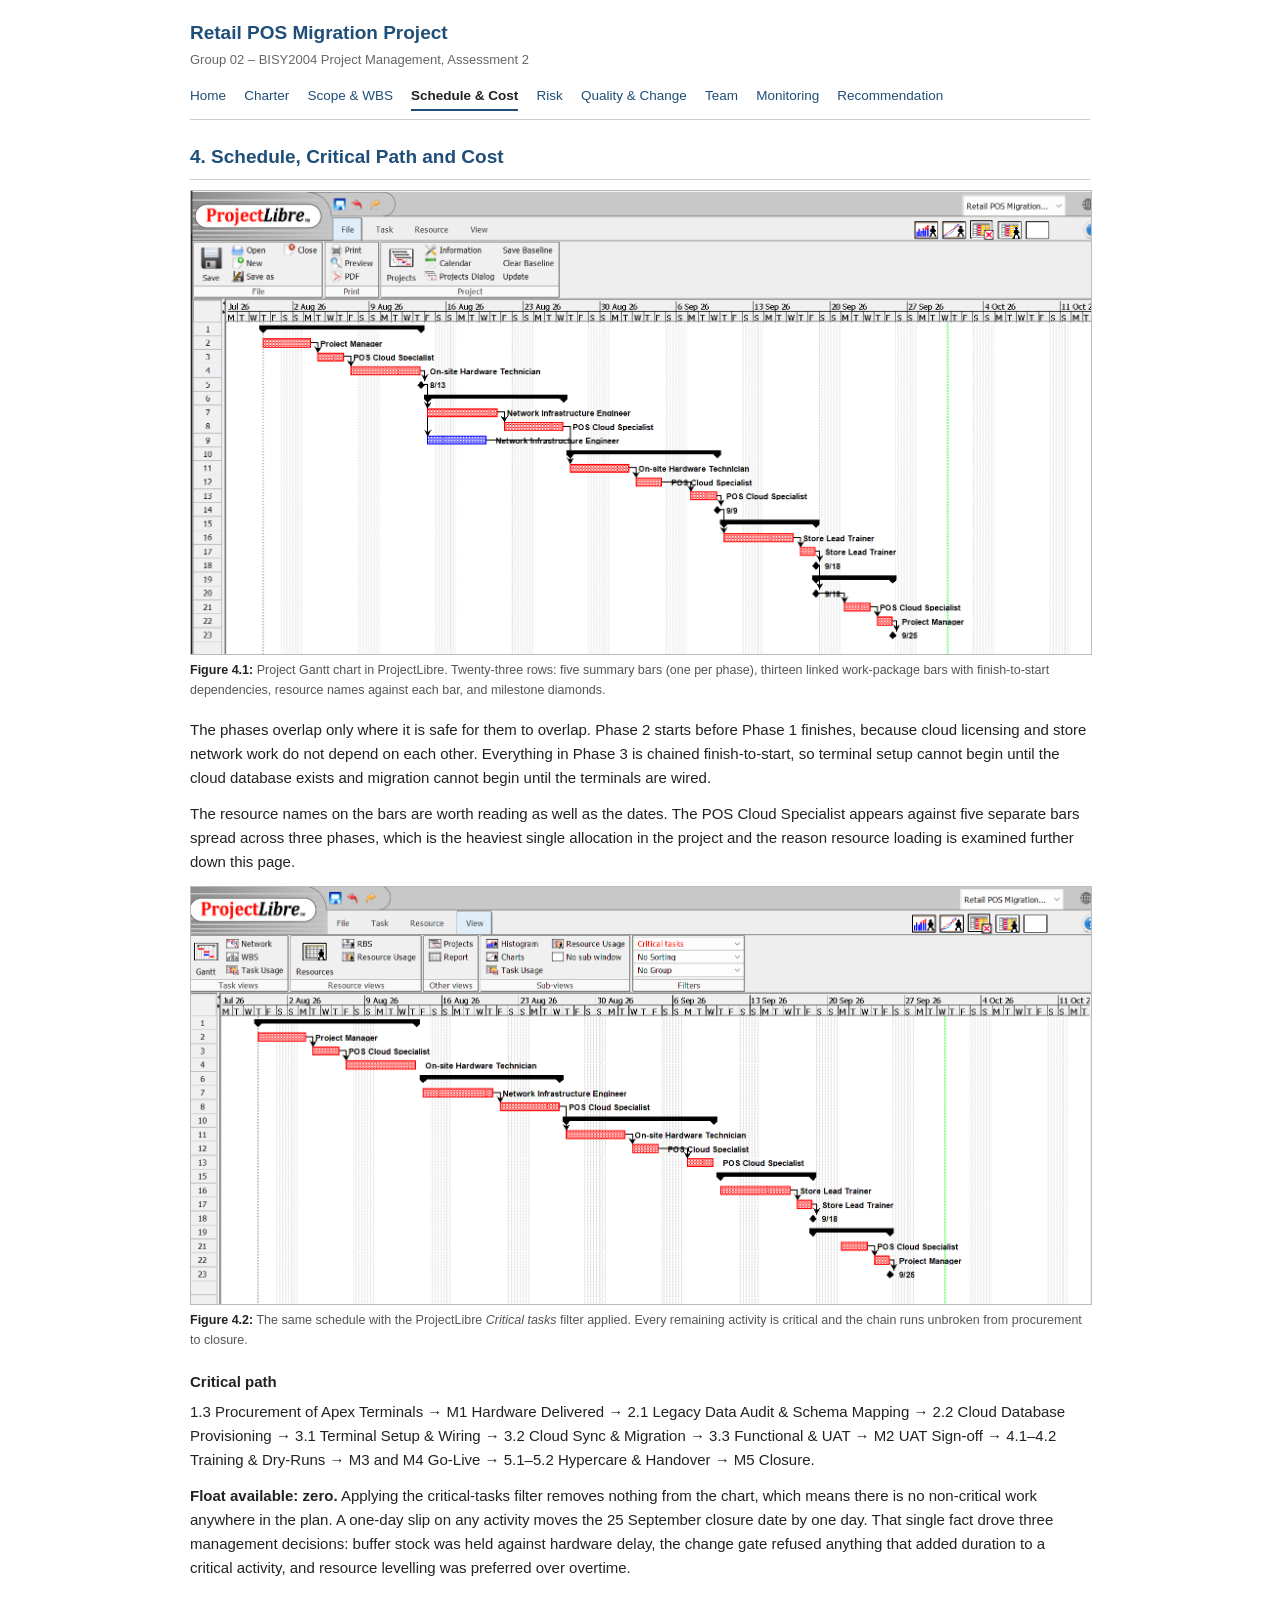
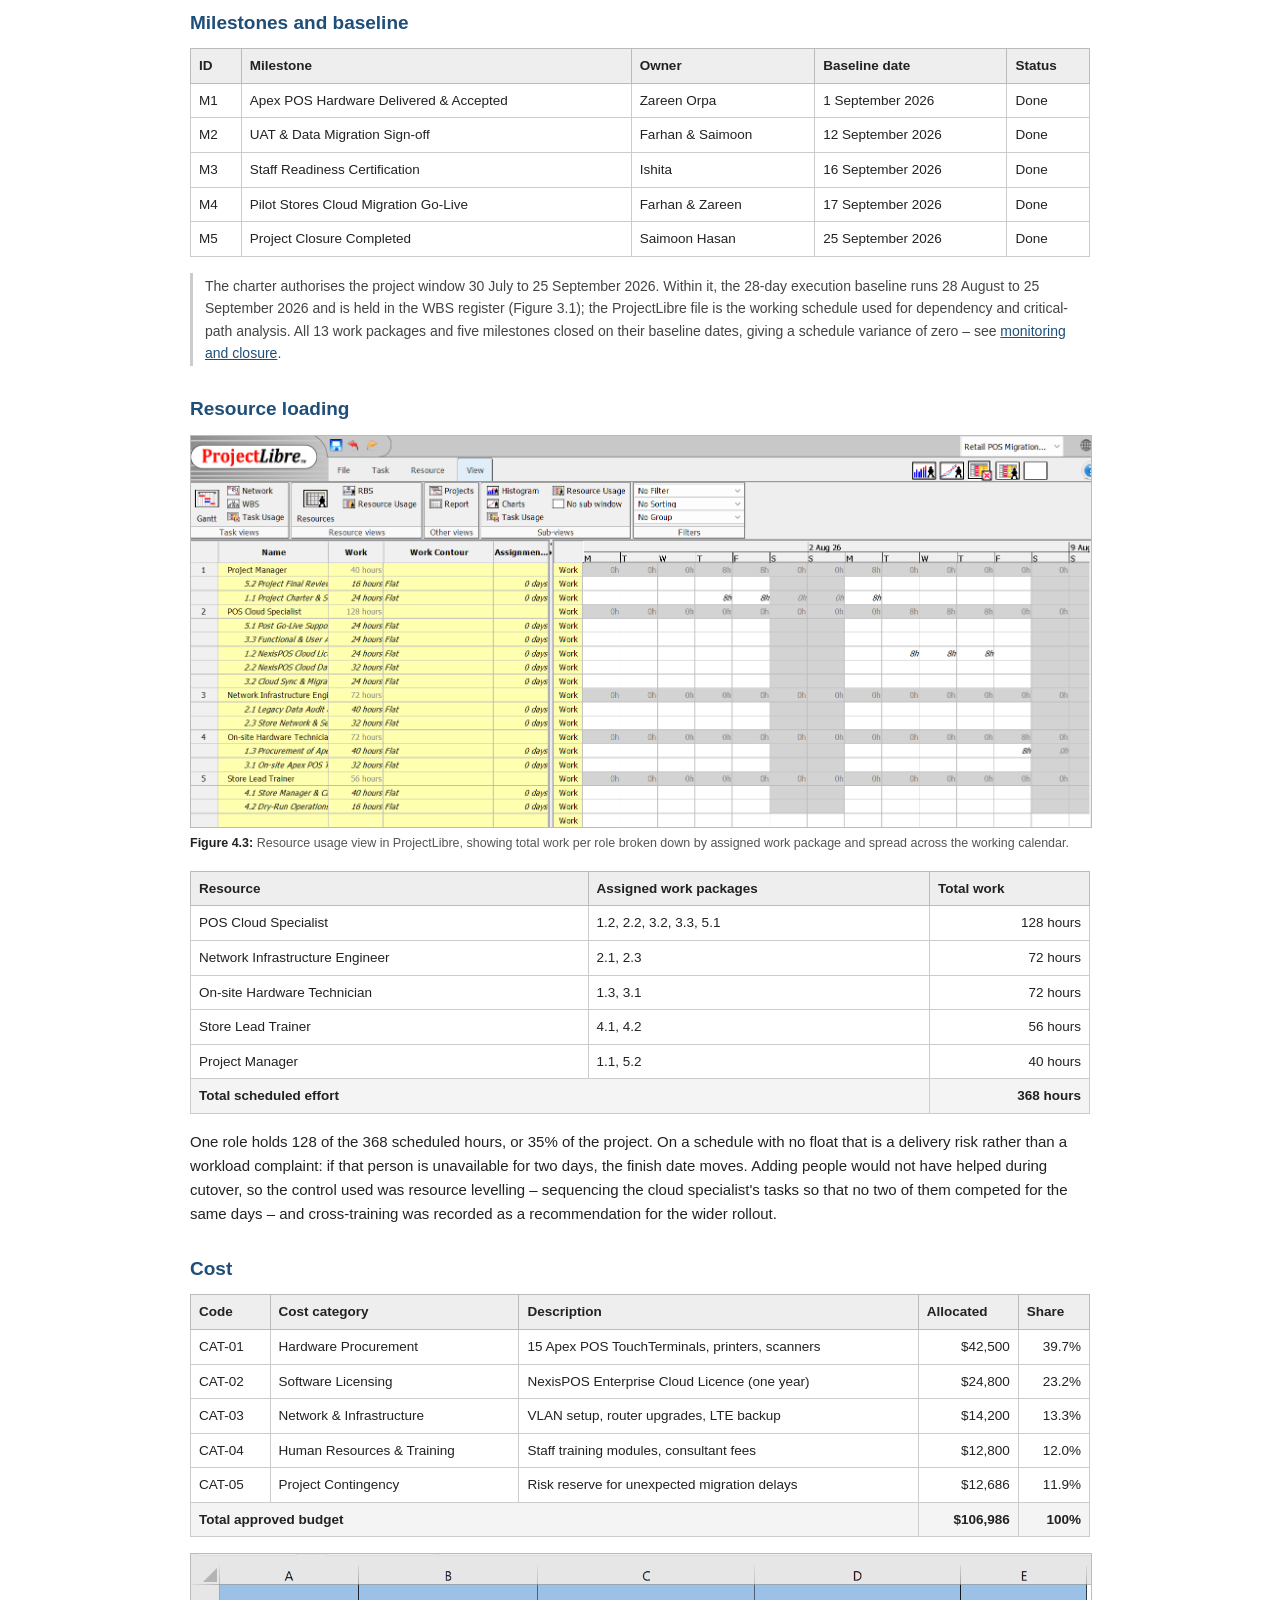
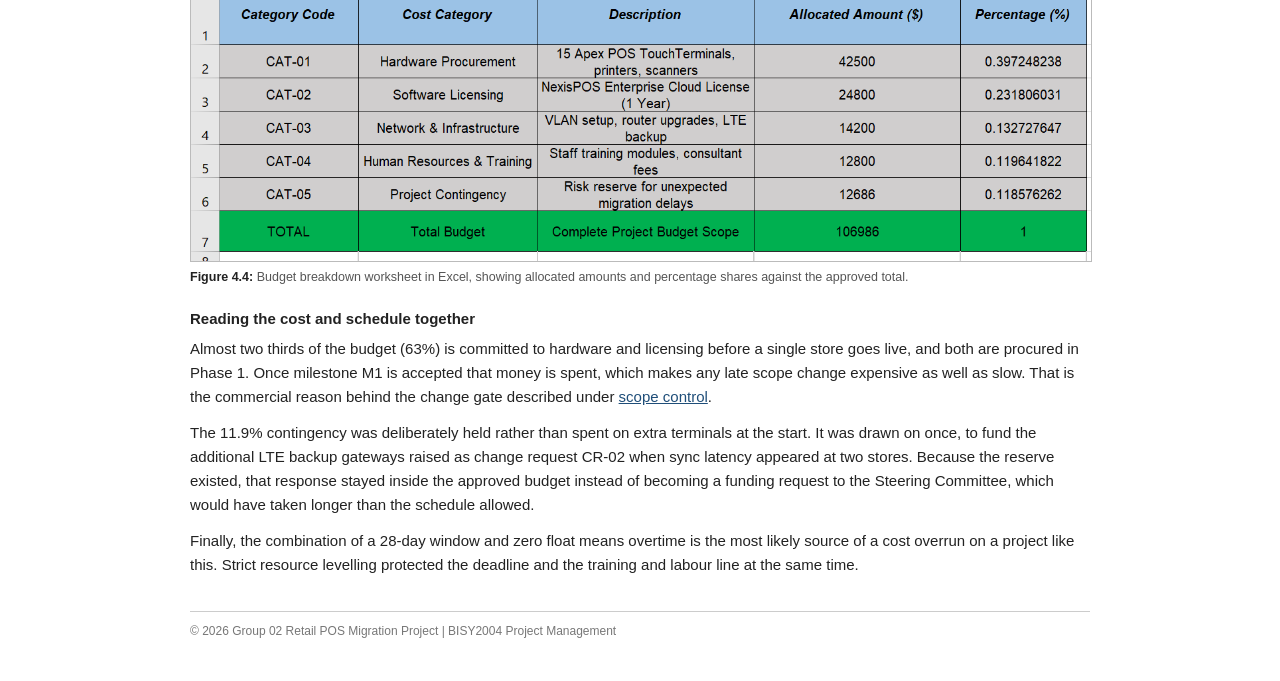
<file: schedule.html>
<!DOCTYPE html>
<html lang="en">
<head>
<meta charset="UTF-8">
<meta name="viewport" content="width=device-width, initial-scale=1">
<title>Schedule and Cost - Retail POS Migration Project (Group 02)</title>
<link rel="stylesheet" href="css/style.css">
</head>
<body>
<div id="container">

<div id="header">
	<h1>Retail POS Migration Project</h1>
	<p>Group 02 &ndash; BISY2004 Project Management, Assessment 2</p>
	<div id="nav">
		<a href="index.html">Home</a>
		<a href="charter.html">Charter</a>
		<a href="scope.html">Scope &amp; WBS</a>
		<a class="current" href="schedule.html">Schedule &amp; Cost</a>
		<a href="risk.html">Risk</a>
		<a href="quality.html">Quality &amp; Change</a>
		<a href="team.html">Team</a>
		<a href="monitoring.html">Monitoring</a>
		<a href="recommendation.html">Recommendation</a>
	</div>
</div>

<h2 class="pagetitle">4. Schedule, Critical Path and Cost</h2>

<figure>
	<a href="assets/projectlibre/01_Gantt_Chart.png">
		<img src="assets/projectlibre/01_Gantt_Chart.png"
			alt="ProjectLibre Gantt chart showing five summary phases, linked task bars and milestone diamonds">
	</a>
	<figcaption><b>Figure 4.1:</b> Project Gantt chart in ProjectLibre. Twenty-three rows: five summary bars
	(one per phase), thirteen linked work-package bars with finish-to-start dependencies, resource names
	against each bar, and milestone diamonds.</figcaption>
</figure>

<p>The phases overlap only where it is safe for them to overlap. Phase 2 starts before Phase 1 finishes,
because cloud licensing and store network work do not depend on each other. Everything in Phase 3 is
chained finish-to-start, so terminal setup cannot begin until the cloud database exists and migration
cannot begin until the terminals are wired.</p>

<p>The resource names on the bars are worth reading as well as the dates. The POS Cloud Specialist appears
against five separate bars spread across three phases, which is the heaviest single allocation in the
project and the reason resource loading is examined further down this page.</p>

<figure>
	<a href="assets/projectlibre/02_Critical_Path.png">
		<img src="assets/projectlibre/02_Critical_Path.png"
			alt="ProjectLibre Gantt filtered to critical tasks only, showing an unbroken chain to the final milestone">
	</a>
	<figcaption><b>Figure 4.2:</b> The same schedule with the ProjectLibre <i>Critical tasks</i> filter
	applied. Every remaining activity is critical and the chain runs unbroken from procurement to
	closure.</figcaption>
</figure>

<h3>Critical path</h3>
<p>1.3 Procurement of Apex Terminals &rarr; M1 Hardware Delivered &rarr; 2.1 Legacy Data Audit &amp;
Schema Mapping &rarr; 2.2 Cloud Database Provisioning &rarr; 3.1 Terminal Setup &amp; Wiring &rarr;
3.2 Cloud Sync &amp; Migration &rarr; 3.3 Functional &amp; UAT &rarr; M2 UAT Sign-off &rarr;
4.1&ndash;4.2 Training &amp; Dry-Runs &rarr; M3 and M4 Go-Live &rarr; 5.1&ndash;5.2 Hypercare &amp;
Handover &rarr; M5 Closure.</p>

<p><b>Float available: zero.</b> Applying the critical-tasks filter removes nothing from the chart, which
means there is no non-critical work anywhere in the plan. A one-day slip on any activity moves the
25 September closure date by one day. That single fact drove three management decisions: buffer stock was
held against hardware delay, the change gate refused anything that added duration to a critical activity,
and resource levelling was preferred over overtime.</p>

<h2>Milestones and baseline</h2>

<div class="tablewrap">
<table>
	<tr><th>ID</th><th>Milestone</th><th>Owner</th><th>Baseline date</th><th>Status</th></tr>
	<tr><td>M1</td><td>Apex POS Hardware Delivered &amp; Accepted</td><td>Zareen Orpa</td><td>1 September 2026</td><td>Done</td></tr>
	<tr><td>M2</td><td>UAT &amp; Data Migration Sign-off</td><td>Farhan &amp; Saimoon</td><td>12 September 2026</td><td>Done</td></tr>
	<tr><td>M3</td><td>Staff Readiness Certification</td><td>Ishita</td><td>16 September 2026</td><td>Done</td></tr>
	<tr><td>M4</td><td>Pilot Stores Cloud Migration Go-Live</td><td>Farhan &amp; Zareen</td><td>17 September 2026</td><td>Done</td></tr>
	<tr><td>M5</td><td>Project Closure Completed</td><td>Saimoon Hasan</td><td>25 September 2026</td><td>Done</td></tr>
</table>
</div>

<p class="note">The charter authorises the project window 30 July to 25 September 2026. Within it, the
28-day execution baseline runs 28 August to 25 September 2026 and is held in the WBS register
(Figure 3.1); the ProjectLibre file is the working schedule used for dependency and critical-path
analysis. All 13 work packages and five milestones closed on their baseline dates, giving a schedule
variance of zero &ndash; see <a href="monitoring.html">monitoring and closure</a>.</p>

<h2>Resource loading</h2>

<figure>
	<a href="assets/projectlibre/03_Project_Cost_Summary.png">
		<img src="assets/projectlibre/03_Project_Cost_Summary.png"
			alt="ProjectLibre resource usage view showing work hours per resource and per assigned task">
	</a>
	<figcaption><b>Figure 4.3:</b> Resource usage view in ProjectLibre, showing total work per role broken
	down by assigned work package and spread across the working calendar.</figcaption>
</figure>

<div class="tablewrap">
<table>
	<tr><th>Resource</th><th>Assigned work packages</th><th>Total work</th></tr>
	<tr><td>POS Cloud Specialist</td><td>1.2, 2.2, 3.2, 3.3, 5.1</td><td class="r">128 hours</td></tr>
	<tr><td>Network Infrastructure Engineer</td><td>2.1, 2.3</td><td class="r">72 hours</td></tr>
	<tr><td>On-site Hardware Technician</td><td>1.3, 3.1</td><td class="r">72 hours</td></tr>
	<tr><td>Store Lead Trainer</td><td>4.1, 4.2</td><td class="r">56 hours</td></tr>
	<tr><td>Project Manager</td><td>1.1, 5.2</td><td class="r">40 hours</td></tr>
	<tr class="total"><td colspan="2">Total scheduled effort</td><td class="r">368 hours</td></tr>
</table>
</div>

<p>One role holds 128 of the 368 scheduled hours, or 35% of the project. On a schedule with no float that
is a delivery risk rather than a workload complaint: if that person is unavailable for two days, the
finish date moves. Adding people would not have helped during cutover, so the control used was resource
levelling &ndash; sequencing the cloud specialist's tasks so that no two of them competed for the same
days &ndash; and cross-training was recorded as a recommendation for the wider rollout.</p>

<h2>Cost</h2>

<div class="tablewrap">
<table>
	<tr><th>Code</th><th>Cost category</th><th>Description</th><th>Allocated</th><th>Share</th></tr>
	<tr><td>CAT-01</td><td>Hardware Procurement</td><td>15 Apex POS TouchTerminals, printers, scanners</td><td class="r">$42,500</td><td class="r">39.7%</td></tr>
	<tr><td>CAT-02</td><td>Software Licensing</td><td>NexisPOS Enterprise Cloud Licence (one year)</td><td class="r">$24,800</td><td class="r">23.2%</td></tr>
	<tr><td>CAT-03</td><td>Network &amp; Infrastructure</td><td>VLAN setup, router upgrades, LTE backup</td><td class="r">$14,200</td><td class="r">13.3%</td></tr>
	<tr><td>CAT-04</td><td>Human Resources &amp; Training</td><td>Staff training modules, consultant fees</td><td class="r">$12,800</td><td class="r">12.0%</td></tr>
	<tr><td>CAT-05</td><td>Project Contingency</td><td>Risk reserve for unexpected migration delays</td><td class="r">$12,686</td><td class="r">11.9%</td></tr>
	<tr class="total"><td colspan="3">Total approved budget</td><td class="r">$106,986</td><td class="r">100%</td></tr>
</table>
</div>

<figure>
	<a href="assets/excel/02_Excel_Budget_Summary.png">
		<img src="assets/excel/02_Excel_Budget_Summary.png"
			alt="Excel budget breakdown worksheet with five cost categories totalling $106,986">
	</a>
	<figcaption><b>Figure 4.4:</b> Budget breakdown worksheet in Excel, showing allocated amounts and
	percentage shares against the approved total.</figcaption>
</figure>

<h3>Reading the cost and schedule together</h3>
<p>Almost two thirds of the budget (63%) is committed to hardware and licensing before a single store goes
live, and both are procured in Phase 1. Once milestone M1 is accepted that money is spent, which makes any
late scope change expensive as well as slow. That is the commercial reason behind the change gate
described under <a href="scope.html">scope control</a>.</p>

<p>The 11.9% contingency was deliberately held rather than spent on extra terminals at the start. It was
drawn on once, to fund the additional LTE backup gateways raised as change request CR-02 when sync latency
appeared at two stores. Because the reserve existed, that response stayed inside the approved budget
instead of becoming a funding request to the Steering Committee, which would have taken longer than the
schedule allowed.</p>

<p>Finally, the combination of a 28-day window and zero float means overtime is the most likely source of
a cost overrun on a project like this. Strict resource levelling protected the deadline and the training
and labour line at the same time.</p>

<div id="footer">
	&copy; 2026 Group 02 Retail POS Migration Project | BISY2004 Project Management
</div>

</div>
</body>
</html>
</file>
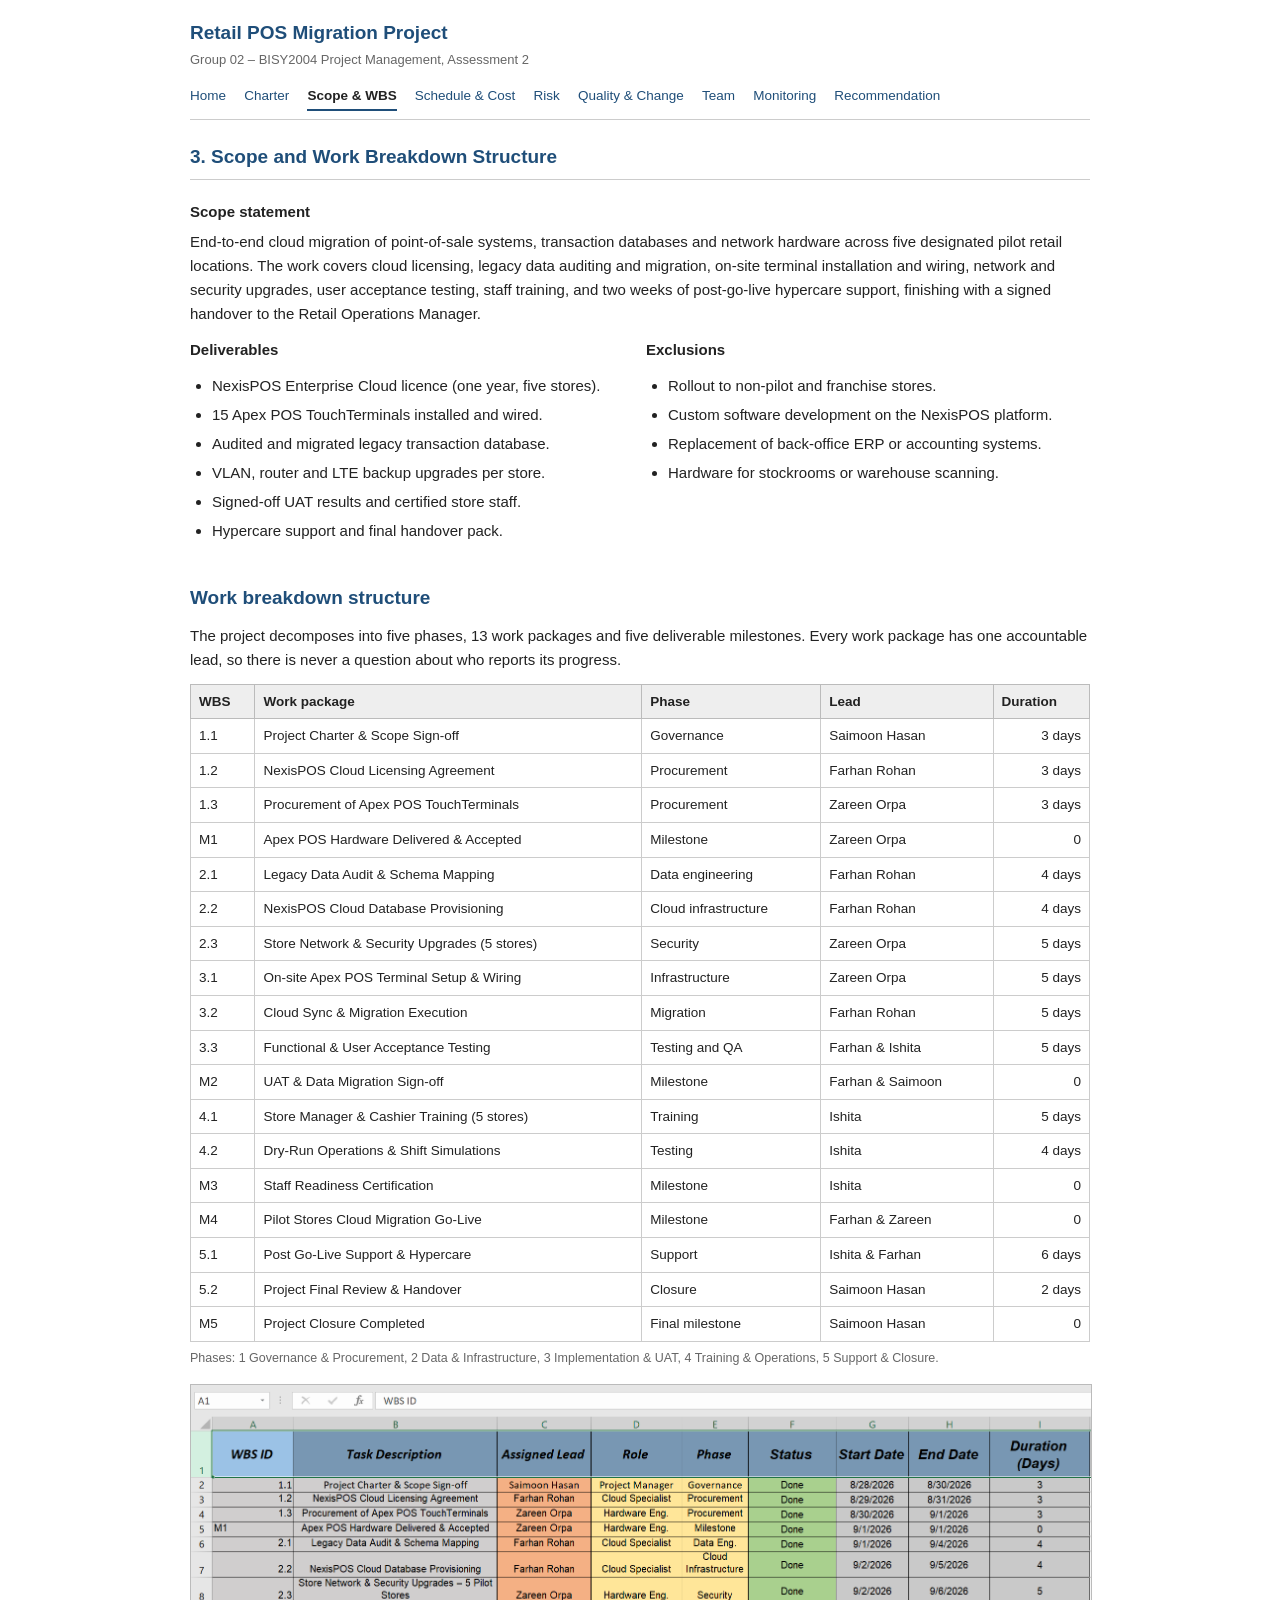
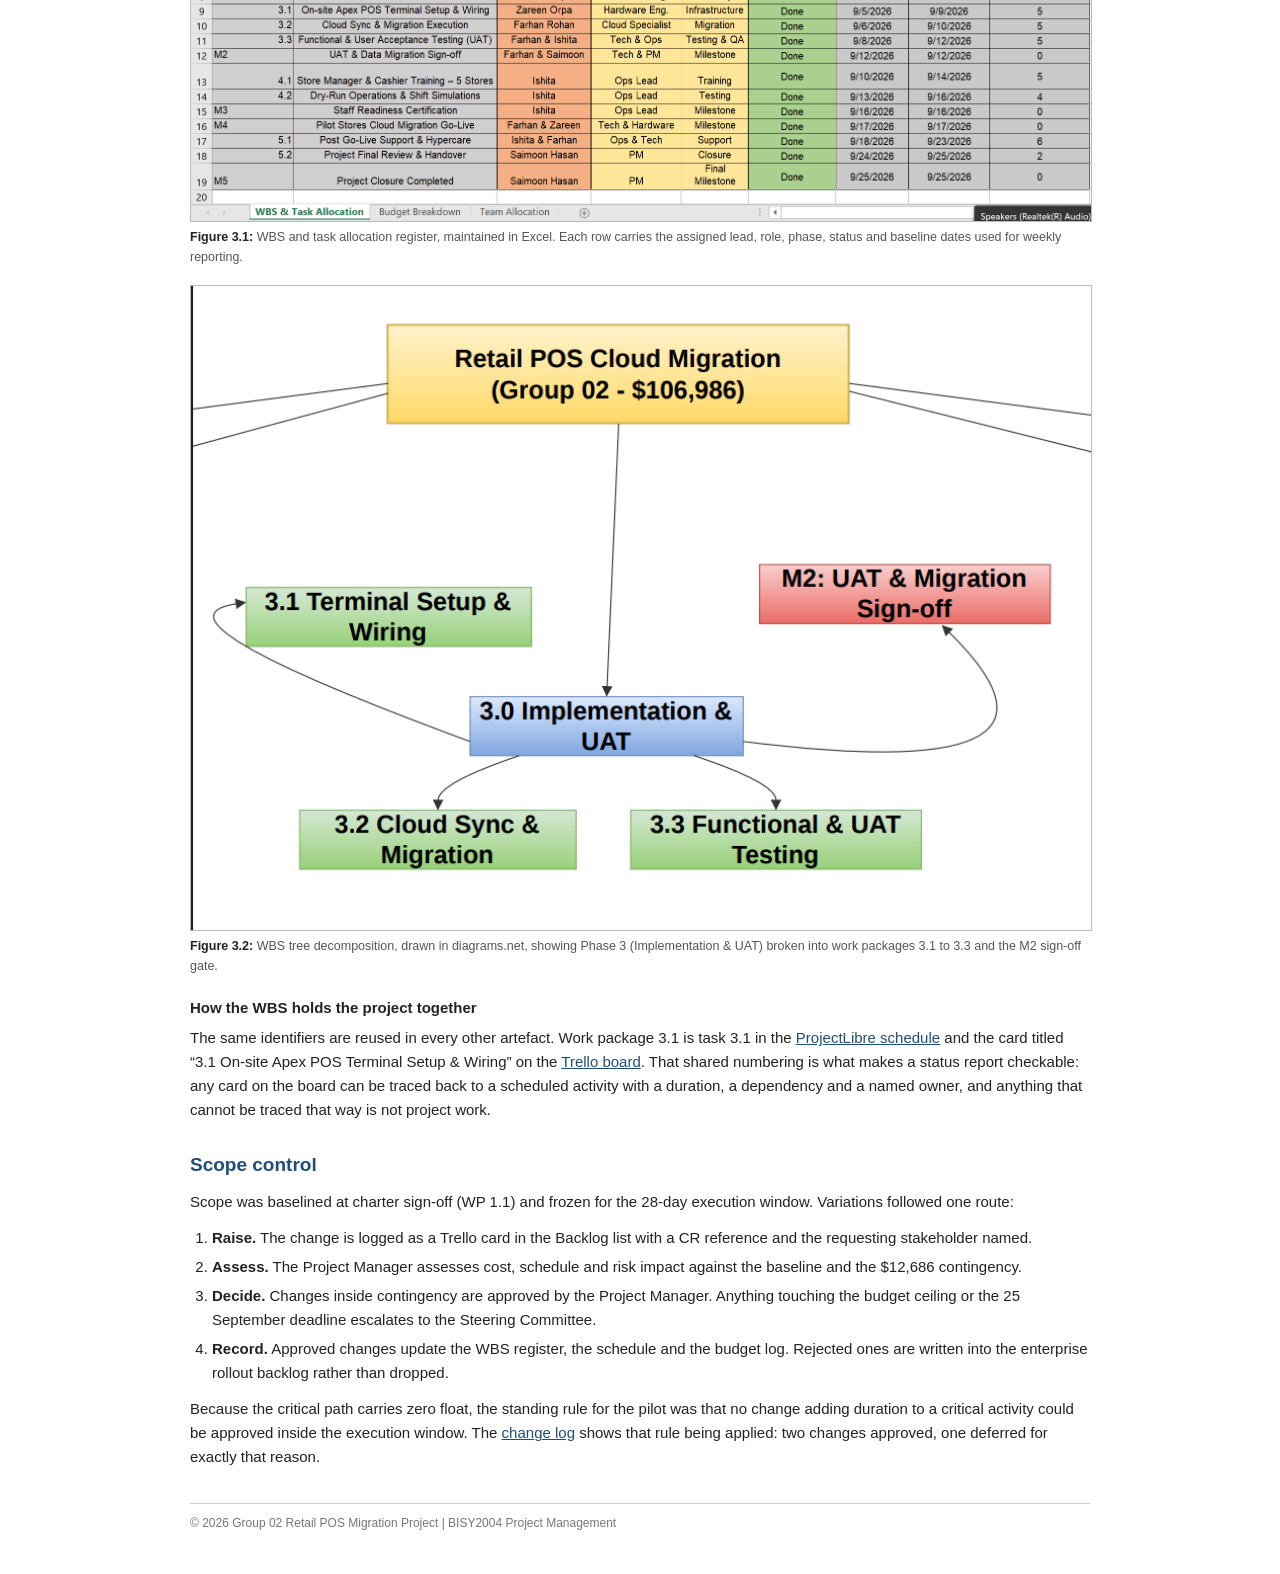
<file: scope.html>
<!DOCTYPE html>
<html lang="en">
<head>
<meta charset="UTF-8">
<meta name="viewport" content="width=device-width, initial-scale=1">
<title>Scope and WBS - Retail POS Migration Project (Group 02)</title>
<link rel="stylesheet" href="css/style.css">
</head>
<body>
<div id="container">

<div id="header">
	<h1>Retail POS Migration Project</h1>
	<p>Group 02 &ndash; BISY2004 Project Management, Assessment 2</p>
	<div id="nav">
		<a href="index.html">Home</a>
		<a href="charter.html">Charter</a>
		<a class="current" href="scope.html">Scope &amp; WBS</a>
		<a href="schedule.html">Schedule &amp; Cost</a>
		<a href="risk.html">Risk</a>
		<a href="quality.html">Quality &amp; Change</a>
		<a href="team.html">Team</a>
		<a href="monitoring.html">Monitoring</a>
		<a href="recommendation.html">Recommendation</a>
	</div>
</div>

<h2 class="pagetitle">3. Scope and Work Breakdown Structure</h2>

<h3>Scope statement</h3>
<p>End-to-end cloud migration of point-of-sale systems, transaction databases and network hardware across
five designated pilot retail locations. The work covers cloud licensing, legacy data auditing and
migration, on-site terminal installation and wiring, network and security upgrades, user acceptance
testing, staff training, and two weeks of post-go-live hypercare support, finishing with a signed
handover to the Retail Operations Manager.</p>

<div class="twocol">
	<div class="col">
		<p><b>Deliverables</b></p>
		<ul>
			<li>NexisPOS Enterprise Cloud licence (one year, five stores).</li>
			<li>15 Apex POS TouchTerminals installed and wired.</li>
			<li>Audited and migrated legacy transaction database.</li>
			<li>VLAN, router and LTE backup upgrades per store.</li>
			<li>Signed-off UAT results and certified store staff.</li>
			<li>Hypercare support and final handover pack.</li>
		</ul>
	</div>
	<div class="col last">
		<p><b>Exclusions</b></p>
		<ul>
			<li>Rollout to non-pilot and franchise stores.</li>
			<li>Custom software development on the NexisPOS platform.</li>
			<li>Replacement of back-office ERP or accounting systems.</li>
			<li>Hardware for stockrooms or warehouse scanning.</li>
		</ul>
	</div>
</div>

<h2>Work breakdown structure</h2>

<p>The project decomposes into five phases, 13 work packages and five deliverable milestones. Every work
package has one accountable lead, so there is never a question about who reports its progress.</p>

<div class="tablewrap">
<table>
	<tr>
		<th>WBS</th><th>Work package</th><th>Phase</th><th>Lead</th><th>Duration</th>
	</tr>
	<tr><td>1.1</td><td>Project Charter &amp; Scope Sign-off</td><td>Governance</td><td>Saimoon Hasan</td><td class="r">3 days</td></tr>
	<tr><td>1.2</td><td>NexisPOS Cloud Licensing Agreement</td><td>Procurement</td><td>Farhan Rohan</td><td class="r">3 days</td></tr>
	<tr><td>1.3</td><td>Procurement of Apex POS TouchTerminals</td><td>Procurement</td><td>Zareen Orpa</td><td class="r">3 days</td></tr>
	<tr><td>M1</td><td>Apex POS Hardware Delivered &amp; Accepted</td><td>Milestone</td><td>Zareen Orpa</td><td class="r">0</td></tr>
	<tr><td>2.1</td><td>Legacy Data Audit &amp; Schema Mapping</td><td>Data engineering</td><td>Farhan Rohan</td><td class="r">4 days</td></tr>
	<tr><td>2.2</td><td>NexisPOS Cloud Database Provisioning</td><td>Cloud infrastructure</td><td>Farhan Rohan</td><td class="r">4 days</td></tr>
	<tr><td>2.3</td><td>Store Network &amp; Security Upgrades (5 stores)</td><td>Security</td><td>Zareen Orpa</td><td class="r">5 days</td></tr>
	<tr><td>3.1</td><td>On-site Apex POS Terminal Setup &amp; Wiring</td><td>Infrastructure</td><td>Zareen Orpa</td><td class="r">5 days</td></tr>
	<tr><td>3.2</td><td>Cloud Sync &amp; Migration Execution</td><td>Migration</td><td>Farhan Rohan</td><td class="r">5 days</td></tr>
	<tr><td>3.3</td><td>Functional &amp; User Acceptance Testing</td><td>Testing and QA</td><td>Farhan &amp; Ishita</td><td class="r">5 days</td></tr>
	<tr><td>M2</td><td>UAT &amp; Data Migration Sign-off</td><td>Milestone</td><td>Farhan &amp; Saimoon</td><td class="r">0</td></tr>
	<tr><td>4.1</td><td>Store Manager &amp; Cashier Training (5 stores)</td><td>Training</td><td>Ishita</td><td class="r">5 days</td></tr>
	<tr><td>4.2</td><td>Dry-Run Operations &amp; Shift Simulations</td><td>Testing</td><td>Ishita</td><td class="r">4 days</td></tr>
	<tr><td>M3</td><td>Staff Readiness Certification</td><td>Milestone</td><td>Ishita</td><td class="r">0</td></tr>
	<tr><td>M4</td><td>Pilot Stores Cloud Migration Go-Live</td><td>Milestone</td><td>Farhan &amp; Zareen</td><td class="r">0</td></tr>
	<tr><td>5.1</td><td>Post Go-Live Support &amp; Hypercare</td><td>Support</td><td>Ishita &amp; Farhan</td><td class="r">6 days</td></tr>
	<tr><td>5.2</td><td>Project Final Review &amp; Handover</td><td>Closure</td><td>Saimoon Hasan</td><td class="r">2 days</td></tr>
	<tr><td>M5</td><td>Project Closure Completed</td><td>Final milestone</td><td>Saimoon Hasan</td><td class="r">0</td></tr>
	<caption>Phases: 1 Governance &amp; Procurement, 2 Data &amp; Infrastructure, 3 Implementation &amp;
	UAT, 4 Training &amp; Operations, 5 Support &amp; Closure.</caption>
</table>
</div>

<figure>
	<a href="assets/excel/01_Excel_Schedule_WBS.png">
		<img src="assets/excel/01_Excel_Schedule_WBS.png"
			alt="Excel worksheet listing every WBS work package with assigned lead, role, phase, status and dates">
	</a>
	<figcaption><b>Figure 3.1:</b> WBS and task allocation register, maintained in Excel. Each row carries
	the assigned lead, role, phase, status and baseline dates used for weekly reporting.</figcaption>
</figure>

<figure>
	<a href="assets/diagrams/A2_Group02_WBS_Tree_Diagram.png">
		<img src="assets/diagrams/A2_Group02_WBS_Tree_Diagram.png"
			alt="WBS tree diagram showing the project root decomposed into phase 3 work packages and milestone M2">
	</a>
	<figcaption><b>Figure 3.2:</b> WBS tree decomposition, drawn in diagrams.net, showing Phase 3
	(Implementation &amp; UAT) broken into work packages 3.1 to 3.3 and the M2 sign-off gate.</figcaption>
</figure>

<h3>How the WBS holds the project together</h3>
<p>The same identifiers are reused in every other artefact. Work package 3.1 is task 3.1 in the
<a href="schedule.html">ProjectLibre schedule</a> and the card titled &ldquo;3.1 On-site Apex POS Terminal
Setup &amp; Wiring&rdquo; on the <a href="quality.html">Trello board</a>. That shared numbering is what
makes a status report checkable: any card on the board can be traced back to a scheduled activity with a
duration, a dependency and a named owner, and anything that cannot be traced that way is not project
work.</p>

<h2>Scope control</h2>
<p>Scope was baselined at charter sign-off (WP 1.1) and frozen for the 28-day execution window. Variations
followed one route:</p>

<ol>
	<li><b>Raise.</b> The change is logged as a Trello card in the Backlog list with a CR reference and the
		requesting stakeholder named.</li>
	<li><b>Assess.</b> The Project Manager assesses cost, schedule and risk impact against the baseline and
		the $12,686 contingency.</li>
	<li><b>Decide.</b> Changes inside contingency are approved by the Project Manager. Anything touching the
		budget ceiling or the 25 September deadline escalates to the Steering Committee.</li>
	<li><b>Record.</b> Approved changes update the WBS register, the schedule and the budget log. Rejected
		ones are written into the enterprise rollout backlog rather than dropped.</li>
</ol>

<p>Because the critical path carries zero float, the standing rule for the pilot was that no change adding
duration to a critical activity could be approved inside the execution window. The
<a href="quality.html">change log</a> shows that rule being applied: two changes approved, one deferred
for exactly that reason.</p>

<div id="footer">
	&copy; 2026 Group 02 Retail POS Migration Project | BISY2004 Project Management
</div>

</div>
</body>
</html>
</file>
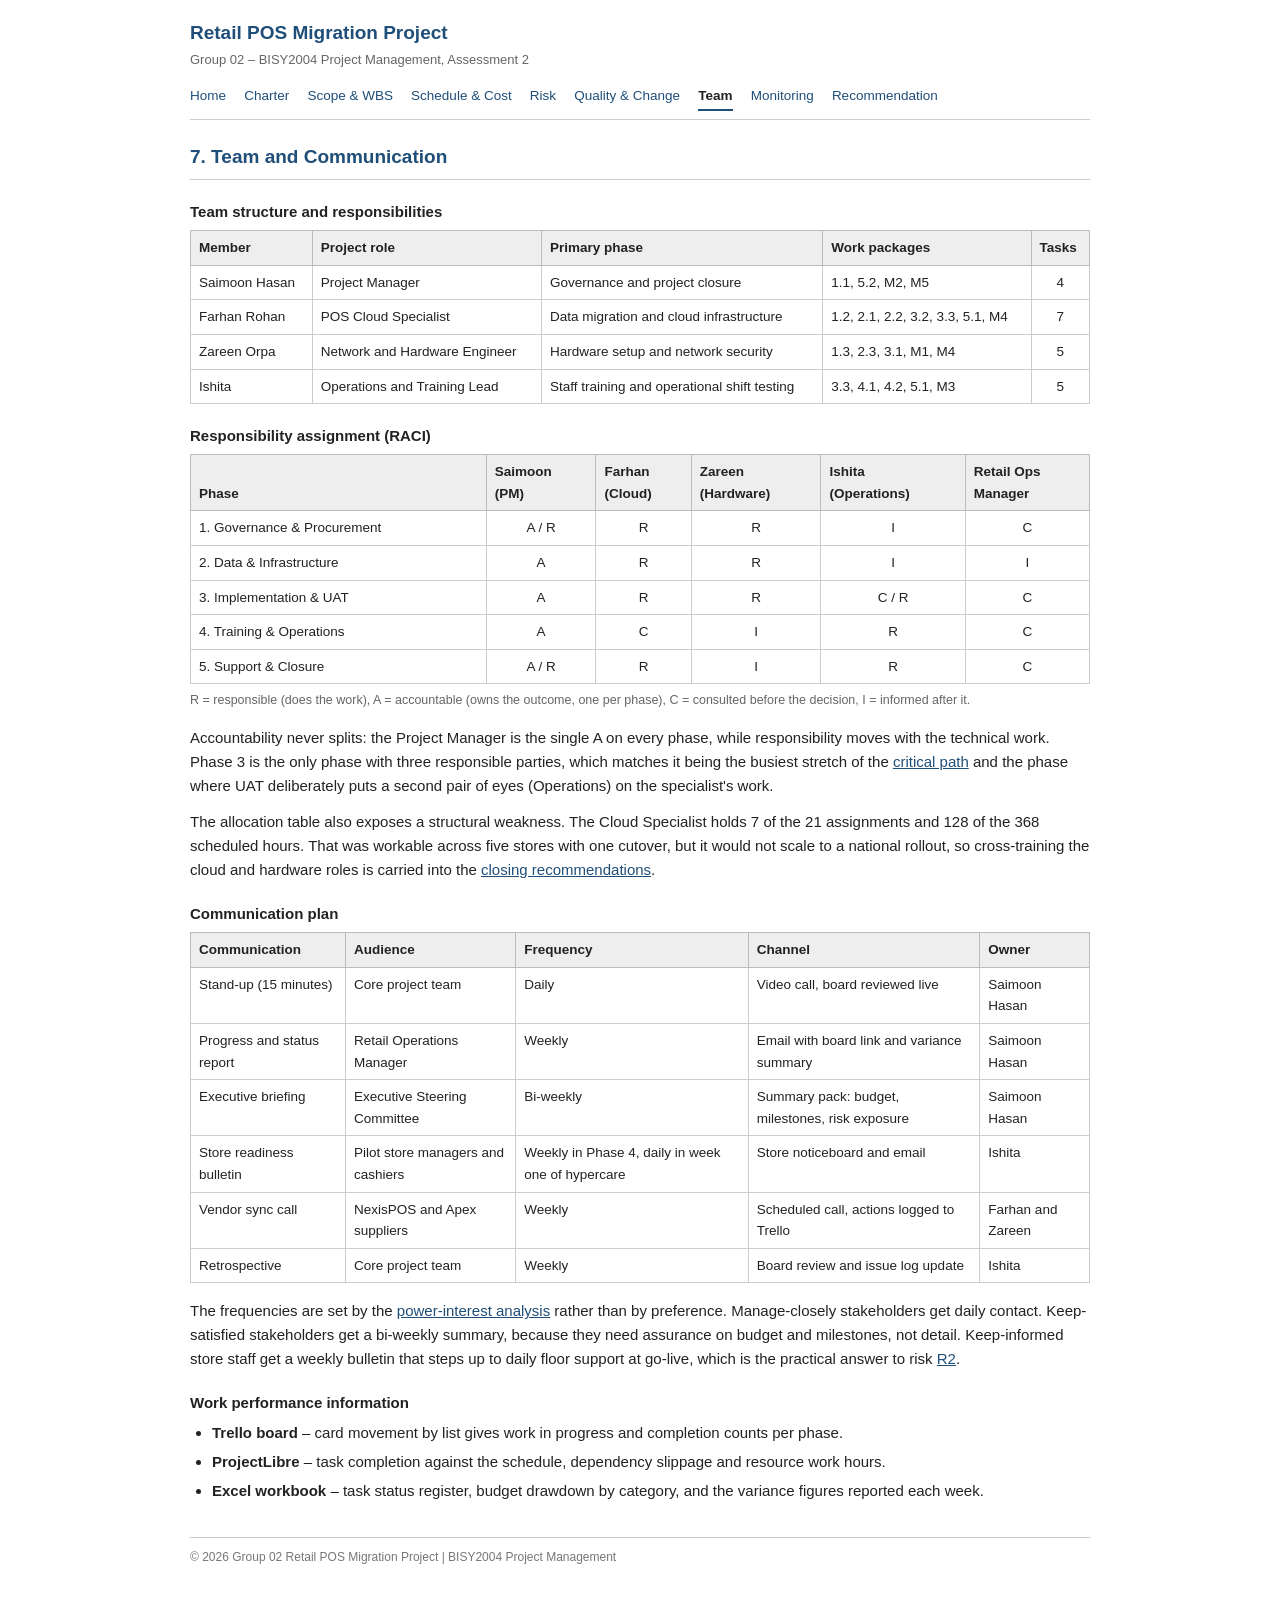
<file: team.html>
<!DOCTYPE html>
<html lang="en">
<head>
<meta charset="UTF-8">
<meta name="viewport" content="width=device-width, initial-scale=1">
<title>Team and Communication - Retail POS Migration Project (Group 02)</title>
<link rel="stylesheet" href="css/style.css">
</head>
<body>
<div id="container">

<div id="header">
	<h1>Retail POS Migration Project</h1>
	<p>Group 02 &ndash; BISY2004 Project Management, Assessment 2</p>
	<div id="nav">
		<a href="index.html">Home</a>
		<a href="charter.html">Charter</a>
		<a href="scope.html">Scope &amp; WBS</a>
		<a href="schedule.html">Schedule &amp; Cost</a>
		<a href="risk.html">Risk</a>
		<a href="quality.html">Quality &amp; Change</a>
		<a class="current" href="team.html">Team</a>
		<a href="monitoring.html">Monitoring</a>
		<a href="recommendation.html">Recommendation</a>
	</div>
</div>

<h2 class="pagetitle">7. Team and Communication</h2>

<h3>Team structure and responsibilities</h3>

<div class="tablewrap">
<table>
	<tr><th>Member</th><th>Project role</th><th>Primary phase</th><th>Work packages</th><th>Tasks</th></tr>
	<tr>
		<td>Saimoon Hasan</td><td>Project Manager</td>
		<td>Governance and project closure</td><td>1.1, 5.2, M2, M5</td><td class="c">4</td>
	</tr>
	<tr>
		<td>Farhan Rohan</td><td>POS Cloud Specialist</td>
		<td>Data migration and cloud infrastructure</td><td>1.2, 2.1, 2.2, 3.2, 3.3, 5.1, M4</td><td class="c">7</td>
	</tr>
	<tr>
		<td>Zareen Orpa</td><td>Network and Hardware Engineer</td>
		<td>Hardware setup and network security</td><td>1.3, 2.3, 3.1, M1, M4</td><td class="c">5</td>
	</tr>
	<tr>
		<td>Ishita</td><td>Operations and Training Lead</td>
		<td>Staff training and operational shift testing</td><td>3.3, 4.1, 4.2, 5.1, M3</td><td class="c">5</td>
	</tr>
</table>
</div>

<h3>Responsibility assignment (RACI)</h3>

<div class="tablewrap">
<table>
	<tr>
		<th>Phase</th><th>Saimoon<br>(PM)</th><th>Farhan<br>(Cloud)</th><th>Zareen<br>(Hardware)</th>
		<th>Ishita<br>(Operations)</th><th>Retail Ops<br>Manager</th>
	</tr>
	<tr><td>1. Governance &amp; Procurement</td><td class="c">A / R</td><td class="c">R</td><td class="c">R</td><td class="c">I</td><td class="c">C</td></tr>
	<tr><td>2. Data &amp; Infrastructure</td><td class="c">A</td><td class="c">R</td><td class="c">R</td><td class="c">I</td><td class="c">I</td></tr>
	<tr><td>3. Implementation &amp; UAT</td><td class="c">A</td><td class="c">R</td><td class="c">R</td><td class="c">C / R</td><td class="c">C</td></tr>
	<tr><td>4. Training &amp; Operations</td><td class="c">A</td><td class="c">C</td><td class="c">I</td><td class="c">R</td><td class="c">C</td></tr>
	<tr><td>5. Support &amp; Closure</td><td class="c">A / R</td><td class="c">R</td><td class="c">I</td><td class="c">R</td><td class="c">C</td></tr>
	<caption>R = responsible (does the work), A = accountable (owns the outcome, one per phase),
	C = consulted before the decision, I = informed after it.</caption>
</table>
</div>

<p>Accountability never splits: the Project Manager is the single A on every phase, while responsibility
moves with the technical work. Phase 3 is the only phase with three responsible parties, which matches it
being the busiest stretch of the <a href="schedule.html">critical path</a> and the phase where UAT
deliberately puts a second pair of eyes (Operations) on the specialist's work.</p>

<p>The allocation table also exposes a structural weakness. The Cloud Specialist holds 7 of the 21
assignments and 128 of the 368 scheduled hours. That was workable across five stores with one cutover, but
it would not scale to a national rollout, so cross-training the cloud and hardware roles is carried into
the <a href="recommendation.html">closing recommendations</a>.</p>

<h3>Communication plan</h3>

<div class="tablewrap">
<table>
	<tr><th>Communication</th><th>Audience</th><th>Frequency</th><th>Channel</th><th>Owner</th></tr>
	<tr><td>Stand-up (15 minutes)</td><td>Core project team</td><td>Daily</td><td>Video call, board reviewed live</td><td>Saimoon Hasan</td></tr>
	<tr><td>Progress and status report</td><td>Retail Operations Manager</td><td>Weekly</td><td>Email with board link and variance summary</td><td>Saimoon Hasan</td></tr>
	<tr><td>Executive briefing</td><td>Executive Steering Committee</td><td>Bi-weekly</td><td>Summary pack: budget, milestones, risk exposure</td><td>Saimoon Hasan</td></tr>
	<tr><td>Store readiness bulletin</td><td>Pilot store managers and cashiers</td><td>Weekly in Phase 4, daily in week one of hypercare</td><td>Store noticeboard and email</td><td>Ishita</td></tr>
	<tr><td>Vendor sync call</td><td>NexisPOS and Apex suppliers</td><td>Weekly</td><td>Scheduled call, actions logged to Trello</td><td>Farhan and Zareen</td></tr>
	<tr><td>Retrospective</td><td>Core project team</td><td>Weekly</td><td>Board review and issue log update</td><td>Ishita</td></tr>
</table>
</div>

<p>The frequencies are set by the <a href="charter.html">power-interest analysis</a> rather than by
preference. Manage-closely stakeholders get daily contact. Keep-satisfied stakeholders get a bi-weekly
summary, because they need assurance on budget and milestones, not detail. Keep-informed store staff get a
weekly bulletin that steps up to daily floor support at go-live, which is the practical answer to risk
<a href="risk.html">R2</a>.</p>

<h3>Work performance information</h3>
<ul>
	<li><b>Trello board</b> &ndash; card movement by list gives work in progress and completion counts per
		phase.</li>
	<li><b>ProjectLibre</b> &ndash; task completion against the schedule, dependency slippage and resource
		work hours.</li>
	<li><b>Excel workbook</b> &ndash; task status register, budget drawdown by category, and the variance
		figures reported each week.</li>
</ul>

<div id="footer">
	&copy; 2026 Group 02 Retail POS Migration Project | BISY2004 Project Management
</div>

</div>
</body>
</html>
</file>
<file: css/style.css>
/* Group 02 - Retail POS Migration Project
   BISY2004 Project Management, Assessment 2
   Stylesheet for all pages */

body {
	margin: 0;
	padding: 0;
	background: #ffffff;
	color: #222222;
	font-family: Arial, Helvetica, sans-serif;
	font-size: 15px;
	line-height: 1.6;
}

#container {
	max-width: 900px;
	margin: 0 auto;
	padding: 0 22px 40px;
}

/* ---- header and navigation ---- */

#header {
	border-bottom: 1px solid #cccccc;
	padding: 18px 0 0;
}

#header h1 {
	margin: 0 0 2px;
	font-size: 19px;
	color: #1f4e79;
}

#header p {
	margin: 0 0 12px;
	font-size: 13px;
	color: #666666;
}

#nav {
	padding: 0 0 8px;
}

#nav a {
	display: inline-block;
	margin-right: 14px;
	padding: 2px 0;
	color: #1f4e79;
	font-size: 13.5px;
	text-decoration: none;
}

#nav a:hover {
	text-decoration: underline;
}

#nav a.current {
	color: #222222;
	font-weight: bold;
	border-bottom: 2px solid #1f4e79;
}

/* ---- headings and text ---- */

h2 {
	margin: 28px 0 10px;
	font-size: 19px;
	font-weight: bold;
	color: #1f4e79;
}

h2.pagetitle {
	margin-top: 22px;
	padding-bottom: 7px;
	border-bottom: 1px solid #cccccc;
}

h3 {
	margin: 20px 0 6px;
	font-size: 15px;
	font-weight: bold;
	color: #222222;
}

p {
	margin: 0 0 12px;
}

ul, ol {
	margin: 0 0 12px;
	padding-left: 22px;
}

li {
	margin-bottom: 5px;
}

a {
	color: #1f4e79;
}

.small {
	font-size: 13px;
	color: #555555;
}

.subtitle {
	margin-top: -4px;
	color: #555555;
	font-size: 13.5px;
}

/* ---- tables ---- */

.tablewrap {
	overflow-x: auto;
	margin-bottom: 16px;
}

table {
	border-collapse: collapse;
	width: 100%;
	font-size: 13.5px;
	min-width: 520px;
}

table caption {
	caption-side: bottom;
	text-align: left;
	padding-top: 6px;
	font-size: 12.5px;
	color: #666666;
}

th {
	background: #eeeeee;
	border: 1px solid #bbbbbb;
	padding: 6px 8px;
	text-align: left;
	vertical-align: bottom;
}

td {
	border: 1px solid #cccccc;
	padding: 6px 8px;
	vertical-align: top;
}

td.c {
	text-align: center;
}

td.r {
	text-align: right;
	white-space: nowrap;
}

tr.total td {
	background: #f4f4f4;
	font-weight: bold;
}

table.plain, table.plain td, table.plain th {
	border: 0;
	background: none;
	padding: 4px 14px 4px 0;
	min-width: 0;
}

table.plain td.label {
	font-weight: bold;
	white-space: nowrap;
}

/* ---- figures ---- */

figure {
	margin: 0 0 18px;
}

figure img {
	display: block;
	width: 100%;
	height: auto;
	border: 1px solid #bbbbbb;
}

figcaption {
	margin-top: 5px;
	font-size: 12.5px;
	color: #555555;
}

figcaption b {
	color: #222222;
}

/* ---- notes ---- */

.note {
	border-left: 3px solid #cccccc;
	padding: 2px 0 2px 12px;
	margin: 0 0 16px;
	font-size: 14px;
	color: #444444;
}

.twocol {
	display: table;
	width: 100%;
	border-spacing: 0;
}

.twocol .col {
	display: table-cell;
	width: 50%;
	vertical-align: top;
	padding-right: 26px;
}

.twocol .col.last {
	padding-right: 0;
	padding-left: 6px;
}

/* ---- risk heat map ---- */

table.heat {
	width: auto;
	min-width: 0;
	margin-bottom: 8px;
}

table.heat td {
	width: 46px;
	height: 34px;
	text-align: center;
	font-size: 12px;
	border: 1px solid #ffffff;
}

table.heat td.axis {
	background: none;
	border: 0;
	color: #555555;
	font-size: 12px;
	width: auto;
	padding: 2px 8px;
}

table.heat td.s1 { background: #cfe0cb; }
table.heat td.s2 { background: #e4e6c3; }
table.heat td.s3 { background: #eed9ae; }
table.heat td.s4 { background: #e9c3a6; }
table.heat td.s5 { background: #dda8a2; }

.heatkey {
	font-size: 12.5px;
	color: #555555;
	margin-bottom: 16px;
}

/* ---- footer ---- */

#footer {
	margin-top: 34px;
	padding-top: 10px;
	border-top: 1px solid #cccccc;
	font-size: 12px;
	color: #777777;
}

/* ---- narrow screens ---- */

@media screen and (max-width: 700px) {
	.twocol .col,
	.twocol .col.last {
		display: block;
		width: auto;
		padding: 0;
	}
	#nav a {
		margin-right: 11px;
	}
}
</file>
